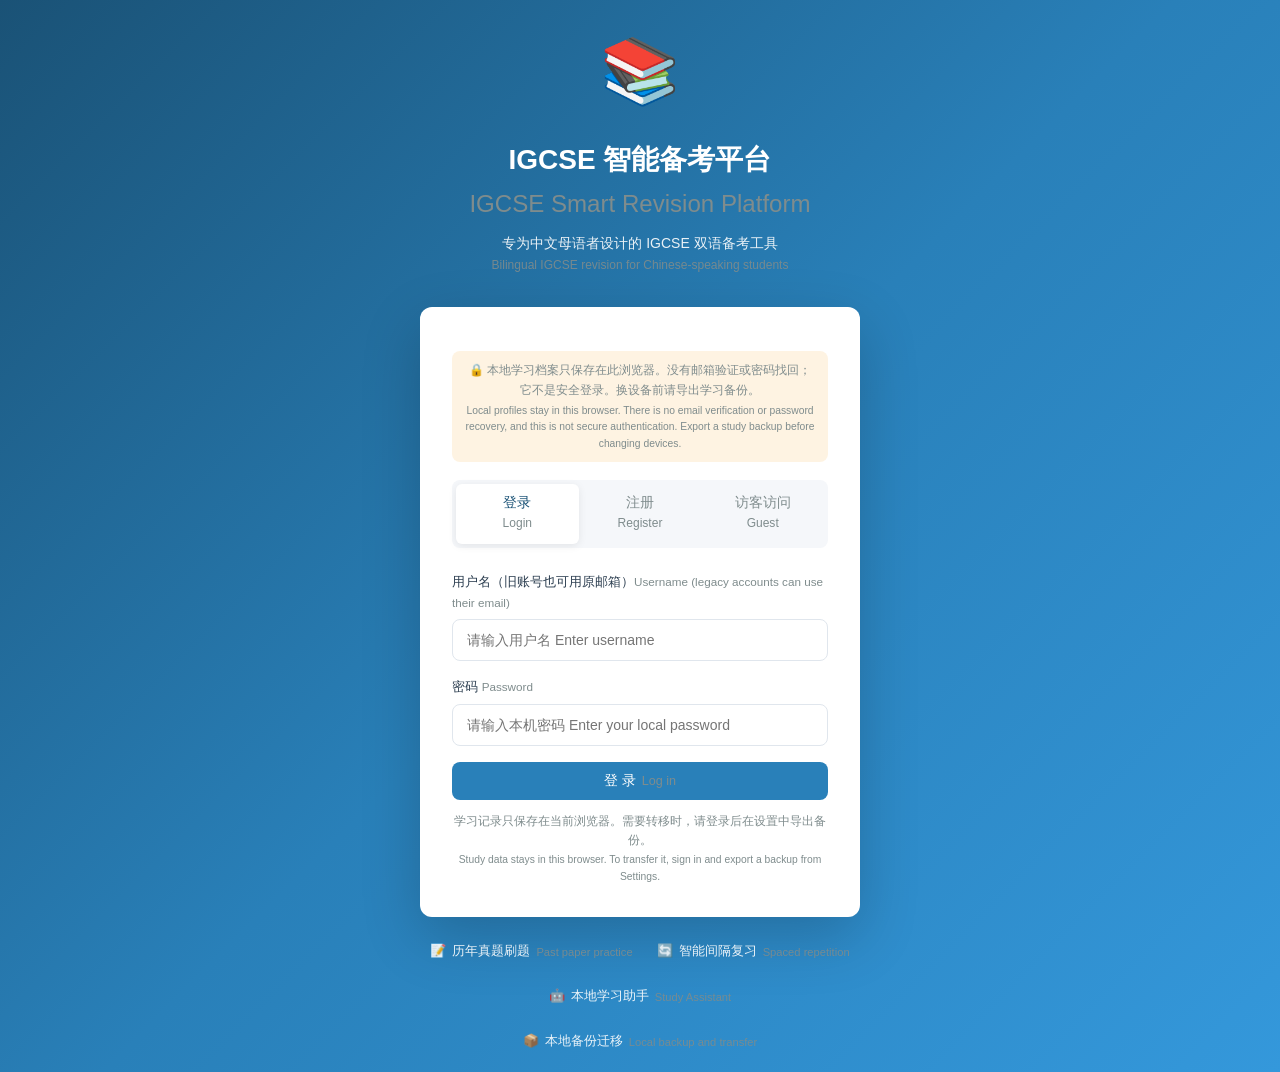
<file: index.html>
<!DOCTYPE html>
<html lang="zh-CN">
<head>
    <meta charset="UTF-8">
    <meta name="viewport" content="width=device-width, initial-scale=1.0">
    <title>IGCSE 智能备考平台 · IGCSE Smart Revision Platform</title>
    <link rel="stylesheet" href="css/style.css?v=20261003-localprofiles1">
    <link rel="icon" href="data:image/svg+xml,<svg xmlns='http://www.w3.org/2000/svg' viewBox='0 0 100 100'><text y='.9em' font-size='90'>📚</text></svg>">
</head>
<body>
    <!-- 登录页 -->
    <div id="login-page" class="login-page">
        <div class="login-container">
            <div class="login-brand">
                <div class="login-logo">📚</div>
                <h1>IGCSE 智能备考平台<span class="bi-en">IGCSE Smart Revision Platform</span></h1>
                <p class="login-subtitle">专为中文母语者设计的 IGCSE 双语备考工具<span class="bi-en">Bilingual IGCSE revision for Chinese-speaking students</span></p>
            </div>
            <div class="login-box">
                <p class="login-tip local-account-notice">🔒 本地学习档案只保存在此浏览器。没有邮箱验证或密码找回；它不是安全登录。换设备前请导出学习备份。<span class="bi-en">Local profiles stay in this browser. There is no email verification or password recovery, and this is not secure authentication. Export a study backup before changing devices.</span></p>
                <div class="login-tabs">
                    <button class="login-tab active" data-tab="login">登录<span class="bi-en">Login</span></button>
                    <button class="login-tab" data-tab="register">注册<span class="bi-en">Register</span></button>
                    <button class="login-tab" data-tab="guest">访客访问<span class="bi-en">Guest</span></button>
                </div>
                <div id="login-form" class="login-form active">
                    <div class="form-group">
                        <label>用户名（旧账号也可用原邮箱）<span class="en-inline">Username (legacy accounts can use their email)</span></label>
                        <input type="text" id="login-username" autocomplete="username" placeholder="请输入用户名 Enter username">
                    </div>
                    <div class="form-group">
                        <label>密码 <span class="en-inline">Password</span></label>
                        <input type="password" id="login-password" autocomplete="current-password" placeholder="请输入本机密码 Enter your local password">
                    </div>
                    <button class="btn btn-primary btn-block" onclick="handleLogin()">登 录 <span class="en-inline">Log in</span></button>
                    <p class="login-tip">学习记录只保存在当前浏览器。需要转移时，请登录后在设置中导出备份。<span class="bi-en">Study data stays in this browser. To transfer it, sign in and export a backup from Settings.</span></p>
                </div>
                <div id="register-form" class="login-form">
                    <div class="form-group">
                        <label>用户名 <span class="en-inline">Username</span></label>
                        <input type="text" id="reg-username" autocomplete="username" maxlength="60" placeholder="选择一个本机用户名 Choose a local username">
                    </div>
                    <div class="form-group">
                        <label>密码 <span class="en-inline">Password</span></label>
                        <input type="password" id="reg-password" autocomplete="new-password" placeholder="设置本机密码 Set a local password">
                    </div>
                    <div class="form-group">
                        <label>目标考试局 <span class="en-inline">Exam board</span></label>
                        <select id="reg-board">
                            <option value="cie">Cambridge CIE</option>
                            <option value="edexcel">Edexcel</option>
                            <option value="aqa">AQA</option>
                        </select>
                    </div>
                    <button class="btn btn-primary btn-block" onclick="handleRegister()">注 册 <span class="en-inline">Sign up</span></button>
                </div>
                <div id="guest-form" class="login-form">
                    <div class="form-group">
                        <label>访客昵称（可选）<span class="en-inline">Guest name (optional)</span></label>
                        <input type="text" id="guest-name" placeholder="输入你的昵称 Enter your name">
                    </div>
                    <button class="btn btn-outline btn-block" onclick="handleGuestLogin()">以访客身份进入 <span class="en-inline">Continue as guest</span></button>
                    <p class="login-tip">无需注册或密码即可开始。访客进度保存在此浏览器的访客档案中。<span class="bi-en">Start without an account or password. Guest progress stays in this browser's guest profile.</span></p>
                </div>
            </div>
            <div id="legacy-migration" class="login-box hidden" role="dialog" aria-modal="true" aria-labelledby="legacy-migration-title">
                <h2 id="legacy-migration-title">选择旧进度归属 Select a profile for old progress</h2>
                <p class="login-tip">旧版本没有区分本地账号。请选择接收现有学习记录的档案；其他档案会从空白进度开始。<span class="bi-en">The previous version shared study data across accounts. Choose which local profile receives it; other profiles start with fresh progress.</span></p>
                <label for="legacy-migration-profile">接收档案 Profile</label>
                <select id="legacy-migration-profile"></select>
                <div class="study-api-actions">
                    <button class="btn btn-primary" type="button" onclick="confirmLegacyMigration()">迁移并继续 Migrate and continue</button>
                    <button class="btn btn-outline" type="button" onclick="cancelLegacyMigration()">取消 Cancel</button>
                </div>
            </div>
            <div class="login-features">
                <div class="feature-item"><span>📝</span>历年真题刷题<span class="bi-en">Past paper practice</span></div>
                <div class="feature-item"><span>🔄</span>智能间隔复习<span class="bi-en">Spaced repetition</span></div>
                <div class="feature-item"><span>🤖</span>本地学习助手<span class="bi-en">Study Assistant</span></div>
                <div class="feature-item"><span>📦</span>本地备份迁移<span class="bi-en">Local backup and transfer</span></div>
            </div>
        </div>
    </div>

    <!-- 主应用 -->
    <div id="app" class="app hidden">
        <div id="storage-save-warning" class="storage-save-warning hidden" role="alert">无法保存到本机浏览器，最新进度暂存于此页面。请立即导出备份，并检查存储空间；刷新可能丢失未保存进度。<span class="bi-en">Local saving failed. Export a backup now; unsaved progress may be lost on reload.</span><button class="btn btn-outline btn-sm" onclick="exportData()">导出备份 Export backup</button></div>
        <!-- 侧边栏 -->
        <aside id="sidebar" class="sidebar">
            <div class="sidebar-header">
                <div class="sidebar-logo">📚</div>
                <div class="sidebar-title">
                    <span class="sidebar-name">IGCSE 备考<span class="nav-en">IGCSE Prep</span></span>
                    <span class="sidebar-board" id="user-board">CIE</span>
                </div>
            </div>
            <nav class="sidebar-nav">
                <span class="nav-section-label" aria-hidden="true">Study · 学习</span>
                <a class="nav-item active" data-page="dashboard">
                    <span class="nav-icon">🏠</span><span class="nav-text">首页仪表盘<span class="nav-en">Dashboard</span></span>
                </a>
                <a class="nav-item" data-page="quiz">
                    <span class="nav-icon">✏️</span><span class="nav-text">题库刷题<span class="nav-en">Practice</span></span>
                </a>
                <a class="nav-item" data-page="commands" role="button" tabindex="0"><span class="nav-icon">📝</span><span class="nav-text">考试指令词<span class="nav-en">Command Words</span></span></a>
                <a class="nav-item" data-page="aichat">
                    <span class="nav-icon">🤖</span><span class="nav-text">学习助手<span class="nav-en">Study Assistant</span></span>
                </a>

                <span class="nav-section-label" aria-hidden="true">Memory · 记忆</span>
                <a class="nav-item" data-page="review">
                    <span class="nav-icon">🔄</span><span class="nav-text">智能复习<span class="nav-en">Smart Review</span></span>
                    <span class="nav-badge" id="review-badge">0</span>
                </a>
                <a class="nav-item" data-page="typing" role="button" tabindex="0"><span class="nav-icon">⌨️</span><span class="nav-text">打字默写<span class="nav-en">Recall &amp; Type</span></span></a>
                <a class="nav-item" data-page="flashcards">
                    <span class="nav-icon">🃏</span><span class="nav-text">闪卡记忆<span class="nav-en">Flashcards</span></span>
                </a>
                <a class="nav-item" data-page="mustknow">
                    <span class="nav-icon">⭐</span><span class="nav-text">必考点<span class="nav-en">Must-Know</span></span>
                </a>
                <a class="nav-item" data-page="keyunits">
                    <span class="nav-icon">📚</span><span class="nav-text">重点单元<span class="nav-en">Key Units</span></span>
                </a>
                <a class="nav-item" data-page="wrongbook">
                    <span class="nav-icon">❌</span><span class="nav-text">错题本<span class="nav-en">Mistake Book</span></span>
                    <span class="nav-badge red" id="wrong-badge">0</span>
                </a>

                <span class="nav-section-label" aria-hidden="true">Resources · 资料</span>
                <a class="nav-item" data-page="materials">
                    <span class="nav-icon">📚</span><span class="nav-text">资料中心<span class="nav-en">Materials</span></span>
                </a>
                <a class="nav-item" data-page="pastpapers">
                    <span class="nav-icon">📋</span><span class="nav-text">历年真题<span class="nav-en">Past Papers</span></span>
                </a>

                <span class="nav-section-label" aria-hidden="true">Progress · 进度</span>
                <a class="nav-item" data-page="analytics">
                    <span class="nav-icon">📊</span><span class="nav-text">学习分析<span class="nav-en">Analytics</span></span>
                </a>
                <span class="nav-section-label" aria-hidden="true">Settings · 设置</span>
                <a class="nav-item" data-page="settings">
                    <span class="nav-icon">⚙️</span><span class="nav-text">设置<span class="nav-en">Settings</span></span>
                </a>
            </nav>
            <div class="sidebar-footer">
                <div class="user-info">
                <div class="user-avatar" id="user-avatar">S</div>
                    <div class="user-detail">
                        <span class="user-name" id="user-name">Student</span>
                        <span class="user-role" id="user-role">本机学习档案<span class="nav-en">Local profile</span></span>
                    </div>
                </div>
                <button class="logout-btn" onclick="handleLogout()">退出<span class="nav-en">Log out</span></button>
            </div>
        </aside>

        <!-- 移动端遮罩 -->
        <div id="sidebar-overlay" class="sidebar-overlay" onclick="toggleSidebar()"></div>

        <!-- 主内容区 -->
        <main class="main-content">
            <!-- 顶部栏 -->
            <header class="topbar">
                <button class="menu-toggle" onclick="toggleSidebar()">☰</button>
                <div class="topbar-left">
                    <h2 class="page-title" id="page-title">首页仪表盘</h2>
                </div>
                <div class="topbar-right">
                    <div class="countdown-widget" id="countdown-widget">
                        <span class="countdown-label">距离考试<span class="nav-en">Exam in</span></span>
                        <span class="countdown-value" id="countdown-days">--</span>
                        <span class="countdown-unit">天<span class="nav-en">days</span></span>
                    </div>
                    <button class="icon-btn" title="查看提醒状态 Reminder status" onclick="showReminderStatus()">🔔</button>
                </div>
            </header>

            <!-- 页面容器 -->
            <div class="page-container">
                <!-- 首页仪表盘 -->
                <section id="page-dashboard" class="page active">
                    <div class="stats-grid">
                        <div class="stat-card">
                            <div class="stat-icon blue">📝</div>
                            <div class="stat-info">
                                <span class="stat-value" id="stat-total-questions">0</span>
                                <span class="stat-label">累计做题<span class="bi-en">Questions done</span></span>
                            </div>
                        </div>
                        <div class="stat-card">
                            <div class="stat-icon green">✅</div>
                            <div class="stat-info">
                                <span class="stat-value" id="stat-accuracy">0%</span>
                                <span class="stat-label">正确率<span class="bi-en">Accuracy</span></span>
                            </div>
                        </div>
                        <div class="stat-card">
                            <div class="stat-icon orange">🔥</div>
                            <div class="stat-info">
                                <span class="stat-value" id="stat-streak">0</span>
                                <span class="stat-label">连续打卡<span class="bi-en">Day streak</span></span>
                            </div>
                        </div>
                        <div class="stat-card">
                            <div class="stat-icon purple">⏱️</div>
                            <div class="stat-info">
                                <span class="stat-value" id="stat-time">0h</span>
                                <span class="stat-label">学习时长<span class="bi-en">Study time</span></span>
                            </div>
                        </div>
                    </div>

                    <div class="dashboard-card revision-hub">
                        <div class="revision-hub-header">
                            <div>
                                <h3 class="card-title">🎯 今日复习中心<span class="bi-en">Today's revision focus</span></h3>
                                <p id="revision-priority-text" class="revision-priority-text">正在分析你的学习记录…<span class="bi-en">Analysing your study data…</span></p>
                            </div>
                            <button id="revision-start-btn" class="btn btn-primary" onclick="startPriorityRevision()">开始推荐复习 <span class="en-inline">Start recommended review</span></button>
                        </div>
                        <div class="revision-hub-grid">
                            <button class="revision-focus-item" onclick="navigateTo('review')">
                                <span class="revision-focus-icon">🔄</span>
                                <strong id="revision-due-count">0</strong>
                                <span>到期复习<span class="bi-en">SRS due</span></span>
                            </button>
                            <button class="revision-focus-item" onclick="navigateTo('wrongbook')">
                                <span class="revision-focus-icon">❌</span>
                                <strong id="revision-wrong-count">0</strong>
                                <span>当前错题<span class="bi-en">Mistakes</span></span>
                            </button>
                            <button class="revision-focus-item" onclick="startWeakTopicPractice()">
                                <span class="revision-focus-icon">🎯</span>
                                <strong id="revision-weak-count">0</strong>
                                <span>薄弱专题<span class="bi-en">Weak topics</span></span>
                            </button>
                        </div>
                        <div class="revision-weak-wrap">
                            <span class="revision-weak-label">优先补强 <span class="en-inline">Focus first</span></span>
                            <div id="revision-weak-topics" class="revision-weak-topics"></div>
                        </div>
                    </div>

                    <div class="dashboard-grid">
                        <div class="dashboard-card">
                            <h3 class="card-title">📅 今日学习任务<span class="bi-en">Today's tasks</span></h3>
                            <div id="today-tasks" class="task-list">
                                <div class="empty-state">暂无任务，去刷题吧！</div>
                            </div>
                        </div>
                        <div class="dashboard-card">
                            <h3 class="card-title">📈 各科正确率<span class="bi-en">Accuracy by subject</span></h3>
                            <div class="chart-container">
                                <canvas id="subject-chart"></canvas>
                            </div>
                        </div>
                    </div>

                    <div class="dashboard-grid">
                        <div class="dashboard-card">
                            <h3 class="card-title">❌ 最近错题<span class="bi-en">Recent mistakes</span></h3>
                            <div id="recent-wrong" class="recent-list">
                                <div class="empty-state">暂无错题记录</div>
                            </div>
                        </div>
                        <div class="dashboard-card">
                            <h3 class="card-title">⚡ 快速开始<span class="bi-en">Quick start</span></h3>
                            <div class="quick-actions">
                                <button class="quick-btn" onclick="navigateTo('quiz')">
                                    <span class="quick-icon">✏️</span>
                                    <span>开始刷题<span class="bi-en">Start practice</span></span>
                                </button>
                                <button class="quick-btn" onclick="navigateTo('review')">
                                    <span class="quick-icon">🔄</span>
                                    <span>智能复习<span class="bi-en">Smart review</span></span>
                                </button>
                                <button class="quick-btn" onclick="navigateTo('aichat')">
                                    <span class="quick-icon">🤖</span>
                                    <span>学习助手<span class="bi-en">Ask the Study Assistant</span></span>
                                </button>
                                <button class="quick-btn" onclick="navigateTo('pastpapers')">
                                    <span class="quick-icon">📋</span>
                                    <span>真题模考<span class="bi-en">Past papers</span></span>
                                </button>
                            </div>
                        </div>
                    </div>

                    <!-- 学科分类板块 -->
                    <div class="dashboard-card subject-section">
                        <h3 class="card-title">📖 学科分类 Subject Areas</h3>
                        <p class="section-desc">按科目快速进入学习，点击卡片查看该科目的题目、闪卡和必考点<span class="bi-en">Jump into a subject — tap a card for its questions, flashcards and must-know points.</span></p>
                        <div id="subject-cards" class="subject-cards-grid"></div>
                    </div>
                </section>
                <section id="page-materials" class="page">
                    <div class="page-header">
                        <div class="page-header-left">
                            <h3>复习资料<span class="bi-en">Revision Materials</span></h3>
                            <p class="page-desc">搜索、标记并管理本机资料；附件保存在当前浏览器，不会上传云端。<span class="bi-en">Search and manage local study materials. Attachments stay in this browser and are not uploaded.</span></p>
                        </div>
                        <div class="page-header-right">
                            <select class="filter-select" id="material-subject-filter" onchange="renderMaterials()">
                                <option value="all">全部科目 All Subjects</option>
                            </select>
                            <button class="btn btn-primary" onclick="showUploadModal()">📤 上传资料 <span class="en-inline">Upload</span></button>
                        </div>
                    </div>
                    <div class="material-tools"><label for="material-search">搜索资料 Search</label><input id="material-search" type="search" placeholder="名称、标签、文件名…" oninput="renderMaterials()"><label for="material-tag-filter">标签 Tag</label><select id="material-tag-filter" onchange="renderMaterials()"><option value="all">全部标签 All tags</option></select></div>
                    <div class="material-tabs">
                        <button class="material-tab active" data-type="all" onclick="filterMaterials('all')">全部 All</button>
                        <button class="material-tab" data-type="notes" onclick="filterMaterials('notes')">讲义笔记 Notes</button>
                        <button class="material-tab" data-type="pastpaper" onclick="filterMaterials('pastpaper')">历年真题 Past Papers</button>
                        <button class="material-tab" data-type="markscheme" onclick="filterMaterials('markscheme')">评分标准 Mark Schemes</button>
                        <button class="material-tab" data-type="summary" onclick="filterMaterials('summary')">考点总结 Summaries</button>
                    </div>
                    <div id="materials-grid" class="materials-grid"></div>
                </section>

                <!-- 题库刷题 -->
                <section id="page-quiz" class="page">
                        <div id="quiz-conflict-warning" class="focus-banner hidden" role="alert">此标签页检测到同一身份在其他页面开始了练习，为避免覆盖进度，本页已暂停。请切换到另一个标签页继续；若它已关闭，请稍后刷新本页恢复。<span class="bi-en">Another tab started practice for this identity. This page paused to protect progress. Continue in the other tab; if it was closed, refresh here after its lock expires.</span></div>
                    <div id="quiz-setup" class="quiz-setup">
                        <div id="quiz-recovery" class="dashboard-card hidden" style="margin-bottom:16px">
                            <h4>继续上次练习 Resume practice</h4>
                            <p id="quiz-recovery-summary" class="page-desc"></p>
                            <button id="quiz-resume" class="btn btn-primary" onclick="resumeQuizSession()">继续 Continue</button>
                            <button class="btn btn-outline" onclick="discardQuizDraft()">放弃草稿 Discard draft</button>
                        </div>
                        <div class="focus-banner"><strong>四科专项 · 80 道新增原创练习 Four-Subject Focus · 80 original practice items</strong><p>ICT 0417 · CS 0478 · ESL 0510 · Math 0580 Extended。附解析，用于巩固知识；不等同于完整真题或实操考试。<span class="bi-en">With explanations, for consolidating knowledge — not a substitute for complete past papers or practical exams.</span></p></div>
                        <h3>选择练习模式<span class="bi-en">Choose a practice mode</span></h3>
                        <p class="page-desc">从内置题库中选择题目开始练习<span class="bi-en">Pick questions from the built-in question bank to start practising.</span></p>
                        <div class="quiz-config">
                            <h4>练习配置<span class="bi-en">Practice settings</span></h4>
                            <div class="config-row">
                                <div class="config-item">
                                    <label for="quiz-subject">选择科目 <span class="en-inline">Subject</span></label>
                                    <select id="quiz-subject" onchange="updateQuizTopics(false)">
                                        <option value="focus">四科专项（推荐）Four-subject focus</option>
                                        <option value="all">全部科目 All subjects</option>
                                    </select>
                                </div>
                                <div class="config-item">
                                    <label for="quiz-topic">选择专题 <span class="en-inline">Topic</span></label>
                                    <select id="quiz-topic" onchange="updateQuizScopeSummary()"><option value="all">全部专题 All topics</option></select>
                                </div>
                                <div class="config-item">
                                    <label for="quiz-count">题目数量 <span class="en-inline">Number of questions</span></label>
                                    <select id="quiz-count">
                                        <option value="5">5 题 5 questions</option>
                                        <option value="10" selected>10 题 10 questions</option>
                                        <option value="20">20 题 20 questions</option>
                                        <option value="0">全部题目 All questions</option>
                                    </select>
                                </div>
                                <div class="config-item">
                                    <label for="quiz-difficulty">难度 <span class="en-inline">Difficulty</span></label>
                                    <select id="quiz-difficulty" onchange="updateQuizScopeSummary()">
                                        <option value="all">全部难度 All levels</option>
                                        <option value="easy">简单 Easy</option>
                                        <option value="medium">中等 Medium</option>
                                        <option value="hard">困难 Hard</option>
                                    </select>
                                </div>
                                <div class="config-item">
                                    <label>题目范围 <span class="en-inline">Range</span></label>
                                    <label class="checkbox-label">
                                        <input type="checkbox" id="quiz-hot-only" onchange="updateQuizScopeSummary()">
                                        <span>🔥 只练常考题 Hot Topics Only</span>
                                    </label>
                                </div>
                            </div>
                            <p id="quiz-scope-summary" class="page-desc" role="status" aria-live="polite"></p>
                            <p class="page-desc">先选择科目与专题，再点击下方练习模式。错题与弱项模式也遵守这些筛选。<span class="bi-en">Choose subject and topic first, then start a mode below. Mistakes and weak-topic modes use the same filters.</span></p>
                        </div>
                        <div class="quiz-modes">
                            <div class="mode-card" onclick="startQuiz('sequential')">
                                <div class="mode-icon">📖</div>
                                <h4>顺序刷题<span class="bi-en">Sequential</span></h4>
                                <p>按科目章节顺序逐题练习<span class="bi-en">Work through topics in syllabus order.</span></p>
                            </div>
                            <div class="mode-card" onclick="startQuiz('random')">
                                <div class="mode-icon">🎲</div>
                                <h4>随机刷题<span class="bi-en">Random</span></h4>
                                <p>从选定范围随机抽题练习<span class="bi-en">Random questions from the range you choose.</span></p>
                            </div>
                            <div class="mode-card" onclick="startQuiz('wrong')">
                                <div class="mode-icon">❌</div>
                                <h4>错题重刷<span class="bi-en">Redo mistakes</span></h4>
                                <p>只练习做错的题目，攻克薄弱点<span class="bi-en">Only the questions you got wrong.</span></p>
                            </div>
                            <div class="mode-card" onclick="startQuiz('weak')">
                                <div class="mode-icon">🎯</div>
                                <h4>薄弱点专项<span class="bi-en">Weak topics</span></h4>
                                <p>针对正确率低的知识点集中练习<span class="bi-en">Focus on your lowest-accuracy topics.</span></p>
                            </div>
                        </div>

                    </div>

                    <div id="quiz-playing" class="quiz-playing hidden">
                        <div class="quiz-header">
                            <div class="quiz-progress">
                                <span id="quiz-current">1</span> / <span id="quiz-total">10</span>
                            </div>
                            <div class="quiz-timer">
                                ⏱️ <span id="quiz-timer">00:00</span>
                            </div>
                            <button class="btn btn-outline btn-sm" onclick="exitQuiz()">暂停 <span class="en-inline">Exit</span></button>
                        </div>
                        <div class="progress-bar">
                            <div class="progress-fill" id="quiz-progress-fill"></div>
                        </div>
                        <div class="question-card" id="question-card">
                            <div class="question-meta">
                                <span class="q-badge" id="q-subject">数学</span>
                                <span class="q-badge" id="q-difficulty">中等</span>
                                <span class="q-badge" id="q-topic">代数</span>
                                <span class="q-badge hot-badge hidden" id="q-hot">🔥 常考 Hot</span>
                            </div>
                            <div class="question-text" id="question-text" data-nokw="1"></div>
                            <p id="q-source" class="page-desc"></p>
                            <div class="keywords-chips hidden" id="q-keywords" data-nokw="1"></div>
                            <div class="options-list" id="options-list" data-nokw="1"></div>
                            <div class="question-result hidden" id="question-result">
                                <div class="result-header" id="result-header"></div>
                                <div class="result-answer" id="result-answer"></div>
                                <div class="result-explanation" id="result-explanation"></div>
                            </div>
                        </div>
                        <div class="quiz-footer">
                            <button class="btn btn-outline" id="btn-prev" onclick="prevQuestion()">上一题 <span class="en-inline">Previous</span></button>
                            <button class="btn btn-primary" id="btn-submit" onclick="submitAnswer()">提交答案 <span class="en-inline">Submit</span></button>
                            <button class="btn btn-primary hidden" id="btn-next" onclick="nextQuestion()">下一题 <span class="en-inline">Next</span></button>
                        </div>
                    </div>

                    <div id="quiz-result" class="quiz-result-page hidden">
                        <div class="result-summary">
                            <div class="result-score-circle">
                                <svg viewBox="0 0 120 120">
                                    <circle cx="60" cy="60" r="54" fill="none" stroke="#e0e0e0" stroke-width="10"/>
                                    <circle cx="60" cy="60" r="54" fill="none" stroke="#2980b9" stroke-width="10"
                                            stroke-dasharray="339.292" stroke-dashoffset="339.292" id="score-circle"
                                            transform="rotate(-90 60 60)" stroke-linecap="round"/>
                                </svg>
                                <div class="score-text">
                                    <span id="result-percent">0%</span>
                                    <span id="result-grade">--</span>
                                </div>
                            </div>
                            <h3>练习完成！<span class="bi-en">Practice complete!</span></h3>
                            <div class="result-stats">
                                <div class="result-stat">
                                    <span class="rs-value" id="result-correct">0</span>
                                    <span class="rs-label">答对 Correct</span>
                                </div>
                                <div class="result-stat">
                                    <span class="rs-value" id="result-wrong">0</span>
                                    <span class="rs-label">答错 Wrong</span>
                                </div>
                                <div class="result-stat">
                                    <span class="rs-value" id="result-time">0:00</span>
                                    <span class="rs-label">用时 Time</span>
                                </div>
                            </div>
                        </div>
                        <div class="result-actions">
                            <button class="btn btn-primary" onclick="reviewWrong()">查看错题 <span class="en-inline">Review mistakes</span></button>
                            <button class="btn btn-outline" onclick="restartQuiz()">再来一组 <span class="en-inline">Another set</span></button>
                            <button class="btn btn-outline" onclick="navigateTo('dashboard')">返回首页 <span class="en-inline">Back home</span></button>
                        </div>
                    </div>
                </section>

                <!-- 历年真题 -->
                <section id="page-pastpapers" class="page">
                    <div class="page-header">
                        <div class="page-header-left">
                            <h3>历年真题 (Past Papers)</h3>
                    <p class="page-desc">覆盖题库中的八个科目。具体真题注明年份、考季与卷号；官方目录入口会带你查看 Cambridge 当前公开的真题、评分标准与样卷。部分资料仅向注册学校开放，旧卷也可能与当前考纲不同。<span class="bi-en">Official Cambridge resource pages for all eight subjects in this question bank. Individual papers show their year, session and paper code. Official index links open Cambridge’s current public selection; some materials require school access, and older papers may differ from the current syllabus.</span></p>
                        </div>
                    </div>
                    <div class="pastpaper-filters">
                        <select aria-label="科目 Subject" id="pp-subject" onchange="renderPastPapers()">
                            <option value="all">全部科目 All subjects</option>
                        </select>
                        <select aria-label="年份 Year" id="pp-year" onchange="renderPastPapers()">
                            <option value="all">全部年份 All years</option>
                            <option value="2026">2026</option><option value="2025">2025</option><option value="2024">2024</option>
                            <option value="2023">2023</option>
                            <option value="2022">2022</option>
                        </select>
                        <select aria-label="考季 Session" id="pp-season" onchange="renderPastPapers()">
                            <option value="all">全部考季 All sessions</option>
                            <option value="m">Feb/March</option>
                            <option value="s">May/June</option>
                            <option value="w">Oct/Nov</option><option value="sp">官方样卷 Specimen</option>
                        </select>
                    </div>
                    <div class="focus-banner"><strong>先按考试年份确认考纲 Check the syllabus for your exam year first</strong><p>官方页面说明公开的真题只是部分精选，且旧卷未必符合当前考纲；2026 目录为第三方整理。数学本站具体列出的真题仅含 Extended 卷。本站不将随机题包装成真题模考。<span class="bi-en">Cambridge notes that its public past-paper selection is limited and older papers may not reflect the current syllabus. The 2026 directories are third-party compilations. Listed Mathematics papers are Extended only. Random questions are never presented as past papers.</span></p><div id="syllabus-links" class="resource-actions"></div></div>
                    <div id="pastpapers-list" class="pastpapers-list"></div>
                </section>

                <!-- 智能复习 -->
                <section id="page-review" class="page">
                    <div class="page-header">
                        <div class="page-header-left">
                            <h3>智能复习 (SRS)</h3>
                            <p class="page-desc">根据作答结果安排间隔复习，掌握状态是记忆估计，并非考试成绩预测<span class="bi-en">Answer-based spaced repetition; memory states estimate retention, not exam grades.</span></p>
                        </div>
                    </div>
                    <div class="review-overview">
                        <div class="review-stat">
                            <span class="rs-num" id="review-due-today">0</span>
                            <span class="rs-label">今日与逾期待复习 Due today / overdue</span>
                        </div>
                        <div class="review-stat">
                            <span class="rs-num" id="review-due-tomorrow">0</span>
                            <span class="rs-label">明天 Tomorrow</span>
                        </div>
                        <div class="review-stat">
                            <span class="rs-num" id="review-next-seven">0</span>
                            <span class="rs-label">未来 7 天（含明天）Next 7 days</span>
                        </div>
                        <div class="review-stat">
                            <span class="rs-num" id="review-mastered">0</span>
                            <span class="rs-label">已掌握 Mastered</span>
                        </div>
                        <div class="review-stat">
                            <span class="rs-num" id="review-learning">0</span>
                            <span class="rs-label">学习中 Learning</span>
                        </div>
                    </div>
                    <div class="review-card">
                        <h4>📌 今日复习任务<span class="bi-en">Today's review tasks</span></h4>
                        <div id="review-tasks" class="review-tasks">
                            <div class="empty-state">今日没有需要复习的内容，去学习新知识吧！<span class="bi-en">Nothing due today — go and learn something new!</span></div>
                        </div>
                        <button class="btn btn-primary" id="start-review-btn" onclick="startReviewSession()">开始今日复习 <span class="en-inline">Start review</span></button>
                    </div>
                    <div class="review-card">
                        <h4>📊 记忆状态分布<span class="bi-en">Memory status</span></h4>
                        <div class="memory-bars" id="memory-bars"></div>
                    </div>
                </section>

                <!-- 闪卡 -->
                <section id="page-flashcards" class="page">
                    <div class="page-header">
                        <div class="page-header-left">
                            <h3>闪卡记忆 (Flashcards)</h3>
                            <p class="page-desc">概念-定义卡片，高效记忆核心知识点<span class="bi-en">Concept–definition cards for memorising the essentials fast.</span></p>
                        </div>
                        <button class="btn btn-primary" onclick="showAddCardModal()">+ 新建闪卡 <span class="en-inline">New card</span></button>
                    </div>
                    <div class="flashcard-decks" id="flashcard-decks"></div>
                    <div id="flashcard-study" class="flashcard-study hidden">
                        <div class="flashcard-container">
                            <div class="flashcard" id="flashcard" onclick="flipCard()">
                                <div class="flashcard-front" id="card-front" data-nokw="1"></div>
                                <div class="flashcard-back" id="card-back"></div>
                            </div>
                            <div class="flashcard-progress">
                                <span id="card-current">1</span> / <span id="card-total">10</span>
                            </div>
                            <div class="flashcard-actions">
                                <button class="btn btn-danger" onclick="rateCard('again')">没记住 <span class="en-inline">Again</span></button>
                                <button class="btn btn-warning" onclick="rateCard('hard')">模糊 <span class="en-inline">Hard</span></button>
                                <button class="btn btn-success" onclick="rateCard('good')">记住了 <span class="en-inline">Good</span></button>
                                <button class="btn btn-outline" onclick="exitFlashcard()">退出 <span class="en-inline">Exit</span></button>
                            </div>
                            <p class="flashcard-hint">💡 点击卡片翻转查看答案<span class="bi-en">Tap the card to flip it and see the answer.</span></p>
                        </div>
                    </div>
                </section>

                <!-- 错题本 -->
                <section id="page-wrongbook" class="page">
                    <div class="page-header">
                        <div class="page-header-left">
                            <h3>错题本<span class="bi-en">Mistake Book</span></h3>
                            <p class="page-desc">自动收集做错的题目，支持分类和重练<span class="bi-en">Every question you get wrong is collected here, ready to sort and redo.</span></p>
                        </div>
                        <div class="page-header-right">
                            <select class="filter-select" id="wrong-filter" onchange="renderWrongBook()">
                                <option value="all">全部科目 All Subjects</option>
                            </select>
                            <select class="filter-select" id="wrong-status-filter" aria-label="错题状态 Mistake status" onchange="renderWrongBook()">
                                <option value="active">待巩固 Learning</option>
                                <option value="resolved">已解决 Resolved</option>
                                <option value="all">全部历史 All history</option>
                            </select>
                            <button class="btn btn-primary" onclick="startWrongQuiz()">🔄 错题重练 <span class="en-inline">Redo</span></button>
                        </div>
                    </div>
                    <div class="wrong-stats">
                        <div class="wrong-stat-item">
                            <span class="ws-num" id="wrong-total">0</span>
                            <span class="ws-label">待巩固 Active</span>
                        </div>
                        <div class="wrong-stat-item">
                            <span class="ws-num" id="wrong-concept">0</span>
                            <span class="ws-label">概念不清 Unclear concept</span>
                        </div>
                        <div class="wrong-stat-item">
                            <span class="ws-num" id="wrong-careless">0</span>
                            <span class="ws-label">粗心失误 Careless slip</span>
                        </div>
                        <div class="wrong-stat-item">
                            <span class="ws-num" id="wrong-unknown">0</span>
                            <span class="ws-label">待分类 / 旧记录 Unclassified / legacy</span>
                        </div>
                    </div>
                    <div id="wrong-list" class="wrong-list"></div>
                </section>

                <!-- 学习助手 -->
                <section id="page-aichat" class="page">
                    <div class="chat-container">
                        <div class="chat-header">
                            <div class="chat-ai-info">
                                <div class="chat-avatar">🤖</div>
                                <div>
                                    <h4>IGCSE 本地学习助手<span class="bi-en">IGCSE Study Assistant</span></h4>
                                    <span class="chat-status">默认使用本地知识库，不读取上传文件；可选连接自带 API<span class="bi-en">Uses a local knowledge base by default, without reading uploaded files; optionally connect your own API</span></span>
                                </div>
                            </div>
                        </div>
                        <div class="study-api-settings">
                            <button class="btn btn-outline btn-sm" type="button" onclick="toggleStudyAssistantApiPanel()">可选：连接自带 API <span class="en-inline">Optional: connect your API</span></button>
                            <div id="study-api-panel" class="study-api-panel hidden">
                                <p>完全可选。默认本地学习助手无需 API。启用后，问题会从你的浏览器直接发送到兼容 endpoint；服务商可能收费并按其隐私规则处理内容，服务还需允许浏览器跨域连接（CORS）。本站不会收到或保存密钥；密钥只保存在此页面内存，离开、刷新或关闭页面即清除。<span class="bi-en">Optional. The local assistant needs no API. Prompts go directly from your browser to a compatible endpoint. The provider may charge you and process prompts under its privacy terms; its service must permit browser access (CORS). This site never receives or saves the key; it stays in page memory and clears when you leave, reload or close the page.</span></p>
                                <label for="study-api-endpoint">完整 Chat Completions endpoint</label>
                                <input id="study-api-endpoint" type="url" autocomplete="url" placeholder="https://provider.example/v1/chat/completions">
                                <label for="study-api-model">Model</label>
                                <input id="study-api-model" type="text" autocomplete="off" maxlength="200" placeholder="provider model name">
                                <label for="study-api-key">API key（不会保存）</label>
                                <input id="study-api-key" type="password" autocomplete="new-password" maxlength="500" placeholder="Paste your own key for this page session">
                                <div class="study-api-actions">
                                    <button type="button" class="btn btn-primary btn-sm" onclick="connectStudyAssistantApi()">本次会话启用 Use for this session</button>
                                    <button type="button" class="btn btn-outline btn-sm" onclick="clearStudyAssistantApi()">断开并清除 Clear</button>
                                </div>
                                <p id="study-api-status" role="status" aria-live="polite">尚未连接；核心学习功能照常使用。No API connected; core study features work as usual.</p>
                            </div>
                        </div>
                        <div class="chat-messages" id="chat-messages">
                            <div class="message ai-message">
                                <div class="msg-avatar">🤖</div>
                                <div class="msg-content">
                                    <p>你好！我是你的 IGCSE 本地学习助手 📚<span class="bi-en">Hello! I'm your IGCSE Study Assistant.</span></p>
                                    <p>我可以帮你：<span class="bi-en">I can help you:</span></p>
                                    <ul>
                                        <li>解答科目知识点疑问<span class="bi-en">Explain subject knowledge</span></li>
                                        <li>讲解题目解题思路<span class="bi-en">Walk through solutions</span></li>
                                        <li>查询内置知识点<span class="bi-en">Look up built-in knowledge</span></li>
                                        <li>查看已有考点总结<span class="bi-en">Read existing revision summaries</span></li>
                                    </ul>
                                    <p>有什么问题尽管问我吧！<span class="bi-en">Try a suggested topic.</span></p>
                                </div>
                            </div>
                        </div>
                        <div class="chat-suggestions" id="chat-suggestions">
                            <button class="suggestion-chip" onclick="sendSuggestion('解释一下被动语态')">被动语态 Passive</button>
                            <button class="suggestion-chip" onclick="sendSuggestion('条件句有哪些类型')">条件句 Conditionals</button>
                            <button class="suggestion-chip" onclick="sendSuggestion('什么是网络拓扑')">网络拓扑 Topology</button>
                            <button class="suggestion-chip" onclick="sendSuggestion('二进制怎么转十进制')">二进制转换 Binary</button>
                            <button class="suggestion-chip" onclick="sendSuggestion('常见排序算法有哪些')">排序算法 Sorting</button>
                            <button class="suggestion-chip" onclick="sendSuggestion('解释一下牛顿第二定律')">牛顿第二定律 F=ma</button>
                        </div>
                        <div class="chat-input-area">
                            <textarea id="chat-input" placeholder="输入你的问题… Ask your question…" rows="1" onkeydown="handleChatKeydown(event)"></textarea>
                            <button class="btn btn-primary chat-send" id="chat-send-button" onclick="sendChatMessage()">发送 <span class="en-inline">Send</span></button>
                        </div>
                    </div>
                </section>

                <!-- 学习分析 -->
                <section id="page-analytics" class="page">
                    <div class="page-header">
                        <div class="page-header-left">
                            <h3>学习分析<span class="bi-en">Learning Analytics</span></h3>
                            <p class="page-desc">全面了解你的学习状况和薄弱环节<span class="bi-en">A full picture of your progress and weak spots.</span></p>
                        </div>
                    </div>
                    <div class="analytics-grid">
                        <div class="analytics-card">
                            <h4>📈 每日做题趋势<span class="bi-en">Daily questions</span></h4>
                            <div class="chart-container"><canvas id="trend-chart"></canvas></div>
                        </div>
                        <div class="analytics-card">
                            <h4>🎯 各科掌握度<span class="bi-en">Mastery by subject</span></h4>
                            <div class="chart-container"><canvas id="radar-chart"></canvas></div>
                        </div>
                    </div>
                    <div class="analytics-grid">
                        <div class="analytics-card">
                            <h4>📊 难度正确率<span class="bi-en">Accuracy by difficulty</span></h4>
                            <div class="chart-container"><canvas id="difficulty-chart"></canvas></div>
                        </div>
                        <div class="analytics-card">
                            <h4>⚠️ 薄弱知识点<span class="bi-en">Weak topics</span></h4>
                            <div id="weak-topics" class="weak-topics">
                                <div class="empty-state">数据不足，多做一些题再来看看<span class="bi-en">Not enough data yet — practise a little more.</span></div>
                            </div>
                        </div>
                    </div>
                </section>

                <section id="page-commands" class="page">
                    <div class="page-header"><div><h3>读懂要求，再作答 · Command Words</h3><p class="page-desc">先看指令词，再圈出情境、对象与限制。中文帮助理解，英文保留考试用语。<span class="bi-en">Read the instruction, context and constraints before answering.</span></p></div></div>
                    <p class="page-desc">说明参考 Cambridge 官方指令词与 Math 0580 考纲；本站例题和英文表达均为原创教学示例，不是官方真题或评分标准。具体要求随科目、题目与分值而变。<span class="bi-en">Original teaching examples, not official papers or mark schemes. Apply each command in its subject and question context.</span></p>
                    <div class="command-controls"><label for="command-search">搜索英文／中文指令词 Search<input id="command-search" type="search" class="setting-input" placeholder="explain / 解释" oninput="renderCommandWords()"></label><button class="btn btn-primary" onclick="startCommandPractice()">答法辨析 Practice</button><button id="command-review-start" class="btn btn-outline" onclick="startCommandPractice(true)">重练待巩固 Review</button></div>
                    <p id="command-progress" class="page-desc" role="status" aria-live="polite"></p>
                    <div id="command-training" class="dashboard-card hidden">
                        <h4 id="command-training-title"></h4><p id="command-question" data-nokw="1"></p><div id="command-options" data-nokw="1"></div><p id="command-feedback" role="status" aria-live="polite"></p><button id="command-next" class="btn btn-primary" onclick="nextCommandPractice()" disabled>下一题 Next</button>
                    </div>
                    <div id="command-list" class="command-list"></div>
                </section>

                <!-- 设置 -->
                <section id="page-settings" class="page">
                    <div class="page-header">
                        <div class="page-header-left">
                            <h3>设置<span class="bi-en">Settings</span></h3>
                            <p class="page-desc">个性化你的备考空间<span class="bi-en">Personalise your revision space.</span></p>
                        </div>
                    </div>
                    <div class="settings-section">
                        <h4>🏫 站点设置<span class="bi-en">Site</span></h4>
                        <div class="setting-item">
                            <div class="setting-info">
                                <span class="setting-label">站点名称<span class="bi-en">Site name</span></span>
                                <span class="setting-desc">显示在浏览器标题和首页<span class="bi-en">Shown in the browser title and on the home page.</span></span>
                            </div>
                            <input type="text" id="setting-sitename" value="我的IGCSE备考空间" class="setting-input">
                        </div>
                        <div class="setting-item">
                            <div class="setting-info">
                                <span class="setting-label">目标考试局<span class="bi-en">Exam board</span></span>
                                <span class="setting-desc">默认加载对应考纲结构<span class="bi-en">Loads the matching syllabus structure by default.</span></span>
                            </div>
                            <select id="setting-board" class="setting-input">
                                <option value="cie">Cambridge CIE</option>
                                <option value="edexcel">Edexcel</option>
                                <option value="aqa">AQA</option>
                            </select>
                        </div>
                        <div class="setting-item">
                            <div class="setting-info">
                                <span class="setting-label">考试日期<span class="bi-en">Exam date</span></span>
                                <span class="setting-desc">用于首页倒计时提醒<span class="bi-en">Used for the countdown on the home page.</span></span>
                            </div>
                            <input type="date" id="setting-exam-date" class="setting-input" value="2027-05-15">
                        </div>
                        <div class="setting-item">
                            <div class="setting-info">
                                <span class="setting-label">深色模式<span class="bi-en">Dark mode</span></span>
                                <span class="setting-desc">夜间刷题保护眼睛<span class="bi-en">Easier on the eyes when revising at night.</span></span>
                            </div>
                            <label class="switch">
                                <input type="checkbox" id="setting-darkmode" onchange="toggleDarkMode()">
                                <span class="slider"></span>
                            </label>
                        </div>
                    </div>
                    <div class="settings-section">
                        <h4>🔔 提醒设置<span class="bi-en">Reminders</span></h4>
                        <div class="setting-item">
                            <div class="setting-info">
                                <span class="setting-label">每日复习提醒<span class="bi-en">Daily reminder</span></span>
                                <span class="setting-desc">网站保持打开时，在每天固定时间提醒复习<span class="bi-en">Reminds you at a set time while this site is open.</span></span>
                            </div>
                            <label class="switch">
                                <input type="checkbox" id="setting-reminder" checked>
                                <span class="slider"></span>
                            </label>
                        </div>
                        <div class="setting-item">
                            <div class="setting-info">
                                <span class="setting-label">提醒时间<span class="bi-en">Reminder time</span></span>
                                <span class="setting-desc">仅在网页打开时触发，不是系统后台通知<span class="bi-en">Works only while the page is open; this is not a background system notification.</span></span>
                            </div>
                            <input type="time" id="setting-remind-time" value="20:00" class="setting-input">
                        </div>
                    </div>
                    <div class="settings-section">
                        <h4>💾 数据管理<span class="bi-en">Data</span></h4>
                        <p class="page-desc">登录与注册只用于切换此浏览器里的本地学习档案；密码不提供安全保护，也无法找回。换设备前导出备份，在新设备创建或进入档案后再导入。<span class="bi-en">Sign-in and registration only switch local profiles in this browser. Passwords do not secure or recover your data. Before changing devices, export a backup, then create or enter a profile on the new device and import it.</span></p>
                        <div class="setting-item">
                            <div class="setting-info">
                                <span class="setting-label">导出学习数据<span class="bi-en">Export study data</span></span>
                                <span class="setting-desc">导出当前本地档案的练习、错题、SRS、闪卡、资料索引、默写与指令词进度；不含账号密码或 API 凭据。资料文件本体不包含在内。<span class="bi-en">Includes this local profile’s practice, mistakes, SRS, flashcards, materials, recall and command-word progress. No account passwords or API credentials.</span></span>
                            </div>
                            <button class="btn btn-outline btn-sm" onclick="exportData()">导出 <span class="en-inline">Export</span></button>
                        </div>
                        <div class="setting-item">
                            <div class="setting-info">
                                <span class="setting-label">完整本地备份<span class="bi-en">Complete local backup</span></span>
                                <span class="setting-desc">导出一个 ZIP，包含学习数据、资料索引与当前浏览器中已保存的资料附件；不含账号和 API 密钥。最大 100 MB。<span class="bi-en">Export one ZIP with study data, material metadata and saved attachments from this browser. No accounts or API keys. Maximum 100 MB.</span></span>
                            </div>
                            <button id="full-backup-export" class="btn btn-outline btn-sm" onclick="exportFullBackup()">完整备份 ZIP <span class="en-inline">Full backup</span></button>
                        </div>
                        <div class="backup-import">
                            <label for="backup-file" class="setting-label">导入本机备份 Import a local backup</label>
                            <p class="page-desc">选择 JSON 学习数据备份或完整 ZIP 备份，先预览再合并。完整 ZIP 会恢复本机附件；备份只合并到当前本地档案；账号密码不会导入，也不会覆盖本机同 ID 文件。附件最多 90 MB，完整备份最多 100 MB。<span class="bi-en">Preview and merge a JSON study backup or full ZIP backup. ZIP restores local attachments. The backup merges into the current local profile; account passwords are not imported, and same-ID local files are not overwritten. Attachments: 90 MB max; archive: 100 MB max.</span></p>
                            <input type="file" id="backup-file" accept=".json,.zip,application/json,application/zip" onchange="previewBackupImport(this.files[0])">
                            <p id="backup-preview" class="page-desc" role="status" aria-live="polite"></p>
                            <button id="backup-confirm" class="btn btn-outline btn-sm" onclick="confirmBackupImport()" disabled>合并导入 Merge backup</button>
                        </div>
                        <div class="setting-item">
                            <div class="setting-info">
                                <span class="setting-label">重置学习记录<span class="bi-en">Reset progress</span></span>
                                <span class="setting-desc">清除做题记录和错题，保留资料<span class="bi-en">Clears your records and mistakes, keeps your materials.</span></span>
                            </div>
                            <button class="btn btn-danger btn-sm" onclick="resetProgress()">重置 <span class="en-inline">Reset</span></button>
                        </div>
                    </div>
                    <div class="settings-section">
                        <h4>🔑 考点关键词释义<span class="bi-en">Keyword tooltips</span></h4>
                        <div class="setting-item">
                            <div class="setting-info">
                                <span class="setting-label">高亮考点关键词<span class="bi-en">Highlight exam keywords</span></span>
                                <span class="setting-desc">带橙色虚线下划线的词为考试重点词，鼠标悬浮即可查看释义<span class="bi-en">Words marked with an orange dotted underline are key exam terms — hover to see the meaning.</span></span>
                            </div>
                            <label class="switch">
                                <input type="checkbox" id="setting-keywords" checked onchange="toggleKeywordMarks()">
                                <span class="slider"></span>
                            </label>
                        </div>
                    </div>
                    <button class="btn btn-primary" onclick="saveSettings()">💾 保存设置 <span class="en-inline">Save settings</span></button>
                </section>

                <!-- 必考点 -->
                <section id="page-mustknow" class="page">
                    <div class="page-header">
                        <div class="page-header-left">
                            <h3>⭐ 必考点 Must-Know Points</h3>
                            <p class="page-desc">历年高频考点汇总，中英双语标注，考前必背<span class="bi-en">High-frequency points from past papers, presented bilingually — memorise these before the exam.</span></p>
                        </div>
                        <div class="page-header-right">
                            <select class="filter-select" id="mustknow-subject" onchange="renderMustKnow()">
                                <option value="all">全部科目 All Subjects</option>
                            </select>
                        </div>
                    </div>
                    <div class="mustknow-stats">
                        <div class="mk-stat"><span class="mk-stat-value" id="mk-total">0</span><span class="mk-stat-label">必考点总数 Total</span></div>
                        <div class="mk-stat"><span class="mk-stat-value" id="mk-hot">0</span><span class="mk-stat-label">每年必考 Annual</span></div>
                        <div class="mk-stat"><span class="mk-stat-value" id="mk-subjects">0</span><span class="mk-stat-label">覆盖科目 Subjects</span></div>
                    </div>
                    <div id="mustknow-list" class="mustknow-list"></div>
                </section>


                <section id="page-typing" class="page">
                    <div class="page-header"><div><h3>⌨️ 打字默写 · Recall &amp; Type</h3><p class="page-desc">先回忆，再输入。中英双解词库，覆盖 ESL 词汇与 ICT、CS、数学术语。<span class="bi-en">Recall first, then type. Bilingual definitions covering ESL vocabulary plus ICT, CS and Maths terms.</span></p></div></div>
                    <div id="typing-stats" class="typing-stats" aria-live="polite"></div>
                    <div class="typing-controls">
                        <label>词库 Word bank<select id="typing-subject" onchange="renderTypingSetup()"><option value="all">全部词库 All subjects</option><option value="ICT">ICT 0417</option><option value="计算机科学">CS 0478</option><option value="英语" selected>ESL 0510</option><option value="数学">Math 0580</option><option value="物理">Physics 0625</option><option value="化学">Chemistry 0620</option><option value="生物">Biology 0610</option><option value="经济">Economics 0455</option></select></label>
                        <label>练习方式 Mode<select id="typing-mode"><option value="meaning">看释义默写 From meaning</option><option value="audio">听音默写 From audio</option></select></label>
                        <label>本轮词数 Words<select id="typing-count"><option value="10">10 个 10</option><option value="20">20 个 20</option><option value="0">全部 All</option></select></label>
                        <button class="btn btn-primary" onclick="startTyping('all')">开始默写 <span class="en-inline">Start</span></button>
                        <button class="btn btn-outline" id="typing-wrong-start" onclick="startTyping('wrong')">错词重练 <span class="en-inline">Redo wrong</span></button>
                    </div>
                    <p class="page-desc">进度只保存在本浏览器，并按登录账号区分。听音使用设备合成语音；不可用时请切换释义模式。<span class="bi-en">Progress is stored only in this browser, per account. Audio mode uses device speech synthesis; switch to meaning mode if it is unavailable.</span></p>
                    <p id="typing-storage-warning" role="status" class="hidden">浏览器无法保存进度，本次仍可练习；关闭页面后可能丢失记录。<span class="bi-en">This browser cannot save progress — you can still practise, but records may be lost when the page closes.</span></p>
                    <div id="typing-empty" class="focus-banner">选好词库后开始。按 Enter 检查答案，再按 Enter 进入下一词；支持常见英美拼写。<span class="bi-en">Pick a word bank and start. Press Enter to check, then Enter again for the next word; common British and American spellings are accepted.</span></div>
                    <div id="typing-session" class="typing-card hidden">
                        <div class="typing-card-top"><span id="typing-progress"></span><span id="typing-category"></span><button class="btn btn-outline btn-sm" onclick="stopTyping()">结束本轮 <span class="en-inline">Finish</span></button></div>
                        <div class="progress-bar"><div id="typing-progress-fill" class="progress-fill"></div></div>
                        <h4 id="typing-prompt" data-nokw="1"></h4>
                        <div class="typing-tools"><button class="btn btn-outline btn-sm" id="typing-listen" onclick="speakTypingWord()">🔊 听发音 <span class="en-inline">Listen</span></button><button class="btn btn-outline btn-sm" id="typing-hint" onclick="hintTyping()">首字母提示 <span class="en-inline">First letters</span></button><button class="btn btn-outline btn-sm" id="typing-reveal" onclick="checkTyping(true)">查看答案 <span class="en-inline">Reveal</span></button></div>
                        <p id="typing-hint-text" data-nokw="1" aria-live="polite"></p>
                        <form id="typing-form"><label for="typing-input">输入英文单词或术语 Type the English word or term</label><input id="typing-input" type="text" autocomplete="off" autocorrect="off" autocapitalize="off" spellcheck="false" placeholder="Type your answer…" aria-describedby="typing-feedback"><button id="typing-check" class="btn btn-primary" type="submit">检查答案 <span class="en-inline">Check</span></button><button id="typing-next" class="btn btn-primary hidden" type="button" onclick="nextTyping()">下一词 → <span class="en-inline">Next</span></button></form>
                        <div id="typing-feedback" class="typing-feedback" role="status" aria-live="polite"></div>
                    </div>
                    <div id="typing-result" class="typing-card hidden" aria-live="polite"></div>
                    <div class="typing-review"><h4>待巩固词汇<span class="bi-en">Words to consolidate</span></h4><p class="page-desc">错词、看过答案或使用过提示的词会留在这里，直到独立默写正确。<span class="bi-en">Words you got wrong, revealed or hinted stay here until you recall them unaided.</span></p><div id="typing-wrong-list"></div></div>
                </section>

                <!-- 重点复习单元 -->
                <section id="page-keyunits" class="page">
                    <div class="page-header">
                        <div class="page-header-left">
                            <h3>📚 重点复习单元 Key Units</h3>
                            <p class="page-desc">四科专项路线、复习要点与实操任务。复习优先级不代表命题预测或固定分值占比。<span class="bi-en">Focused routes, revision points and hands-on tasks. Revision priority is not a prediction of questions or a fixed mark weighting.</span></p>
                        </div>
                        <div class="page-header-right">
                            <select class="filter-select" id="keyunits-subject" onchange="renderKeyUnits()">
                                <option value="all">全部科目 All Subjects</option>
                            </select>
                        </div>
                    </div>
                    <div id="keyunits-list" class="keyunits-list"></div>
                </section>
            </div>
        </main>
    </div>

    <!-- 上传资料弹窗 -->
    <div id="upload-modal" class="modal hidden">
        <div class="modal-content">
            <div class="modal-header">
                <h3>上传复习资料<span class="bi-en">Upload material</span></h3>
                <button class="modal-close" onclick="closeModal('upload-modal')">×</button>
            </div>
            <div class="modal-body">
                <div class="upload-area" id="upload-area" onclick="document.getElementById('file-input').click()">
                    <div class="upload-icon">📤</div>
                    <p>点击或拖拽文件到此处上传<span class="bi-en">Click or drag files here to upload</span></p>
                    <p class="upload-hint">支持 PDF、Word、TXT、图片（JPG/PNG）<span class="bi-en">PDF, Word, TXT and images (JPG/PNG)</span></p>
                    <p class="upload-hint" id="upload-file-status">尚未选择文件<span class="bi-en">No file selected</span></p>
                    <p class="upload-hint">当前版本仅保存文件信息到本机浏览器，文件本体不会上传云端。<span class="bi-en">This version stores file metadata locally; the actual file is not uploaded to the cloud.</span></p>
                    <input type="file" id="file-input" hidden accept=".pdf,.doc,.docx,.txt,.jpg,.jpeg,.png">
                </div>
                <div class="form-group">
                    <label>资料名称 <span class="en-inline">Name</span></label>
                    <input type="text" id="upload-name" placeholder="给资料起个名字 Give it a name">
                </div>
                <div class="form-row">
                    <div class="form-group">
                        <label>所属科目 <span class="en-inline">Subject</span></label>
                        <select id="upload-subject"></select>
                    </div>
                    <div class="form-group">
                        <label>资料类型 <span class="en-inline">Type</span></label>
                        <select id="upload-type">
                            <option value="notes">讲义笔记 Notes</option>
                            <option value="pastpaper">历年真题 Past paper</option>
                            <option value="markscheme">评分标准 Mark scheme</option>
                            <option value="summary">考点总结 Summary</option>
                            <option value="other">其他 Other</option>
                        </select>
                    </div>
                </div>
                <div class="form-group">
                    <label>标签（逗号分隔）<span class="en-inline">Tags (comma separated)</span></label>
                    <input type="text" id="upload-tags" placeholder="如：重点, 第三章, 力学 e.g. key, chapter 3, mechanics">
                </div>
            </div>
            <div class="modal-footer">
                <button class="btn btn-outline" onclick="closeModal('upload-modal')">取消 <span class="en-inline">Cancel</span></button>
                <button class="btn btn-primary" onclick="confirmUpload()">确认上传 <span class="en-inline">Upload</span></button>
            </div>
        </div>
    </div>

    <!-- 资料详情弹窗 -->
    <div id="material-modal" class="modal hidden">
        <div class="modal-content" style="max-width:700px;">
            <div class="modal-header">
                <h3 id="material-modal-title">资料详情 Material detail</h3>
                <button class="modal-close" onclick="closeModal('material-modal')">×</button>
            </div>
            <div class="modal-body">
                <div id="material-modal-meta" style="display:flex;flex-wrap:wrap;gap:6px;margin-bottom:16px;"></div>
                <div id="material-modal-content" style="max-height:60vh;overflow-y:auto;"></div>
            </div>
            <div class="modal-footer">
                <button class="btn btn-outline" onclick="closeModal('material-modal')">关闭 <span class="en-inline">Close</span></button>
            </div>
        </div>
    </div>

    <!-- 新建闪卡弹窗 -->
    <div id="addcard-modal" class="modal hidden">
        <div class="modal-content">
            <div class="modal-header">
                <h3>新建闪卡<span class="bi-en">New flashcard</span></h3>
                <button class="modal-close" onclick="closeModal('addcard-modal')">×</button>
            </div>
            <div class="modal-body">
                <div class="form-group">
                    <label>科目 <span class="en-inline">Subject</span></label>
                    <select id="card-subject"></select>
                </div>
                <div class="form-group">
                    <label>正面（问题/概念）<span class="en-inline">Front (question / concept)</span></label>
                    <textarea id="card-front-input" rows="2" placeholder="如：什么是牛顿第二定律？ e.g. What is Newton's second law?"></textarea>
                </div>
                <div class="form-group">
                    <label>背面（答案/解释）<span class="en-inline">Back (answer / explanation)</span></label>
                    <textarea id="card-back-input" rows="3" placeholder="如：F=ma，物体加速度与所受合力成正比…"></textarea>
                </div>
            </div>
            <div class="modal-footer">
                <button class="btn btn-outline" onclick="closeModal('addcard-modal')">取消 <span class="en-inline">Cancel</span></button>
                <button class="btn btn-primary" onclick="saveFlashcard()">保存闪卡 <span class="en-inline">Save</span></button>
            </div>
        </div>
    </div>

    <!-- Toast 提示 -->
    <div id="toast" class="toast hidden"></div>

    <script src="js/data-q1.js?v=20261003-mathesl4"></script>
    <script src="js/data-q2.js?v=20261003-mathesl4"></script>
    <script src="js/data-flashcards.js?v=20261001-optbi1"></script>
    <script src="js/data-mustknow.js?v=20261001-optbi1"></script>
    <script src="js/data-keyunits.js?v=20261001-optbi1"></script>
    <script src="js/data-other.js?v=20261001-optbi1"></script>
    <script src="js/data-learning-guides.js?v=20261006-q3"></script>
    <script src="js/data-focus.js?v=20261003-sources1"></script>
    <script src="js/data-resources.js?v=20261003-sources1"></script>
    <script src="js/data-q3.js?v=20261006-q3"></script>
    <script src="js/data.js?v=20261006-q3"></script>
    <script src="js/glossary.js?v=20261003-context1"></script>
    <script src="js/data-options-i18n.js?v=20261001-optbi1"></script>
    <script src="js/data-exam-skills.js?v=20261003-mathesl4"></script>
    <script src="js/app.js?v=20261006-q3"></script>
    <script src="js/study-assistant-api.js?v=20261003-byo1"></script>
    <script src="js/quiz-recovery.js?v=20261003-localprofiles1"></script>
    <script src="js/exam-skills.js?v=20261001-exam1"></script>
    <script src="js/backup.js?v=20261003-fullbackup1"></script>
    <script src="js/typing.js?v=20261003-localprofiles1"></script>
</body>
</html>
</file>
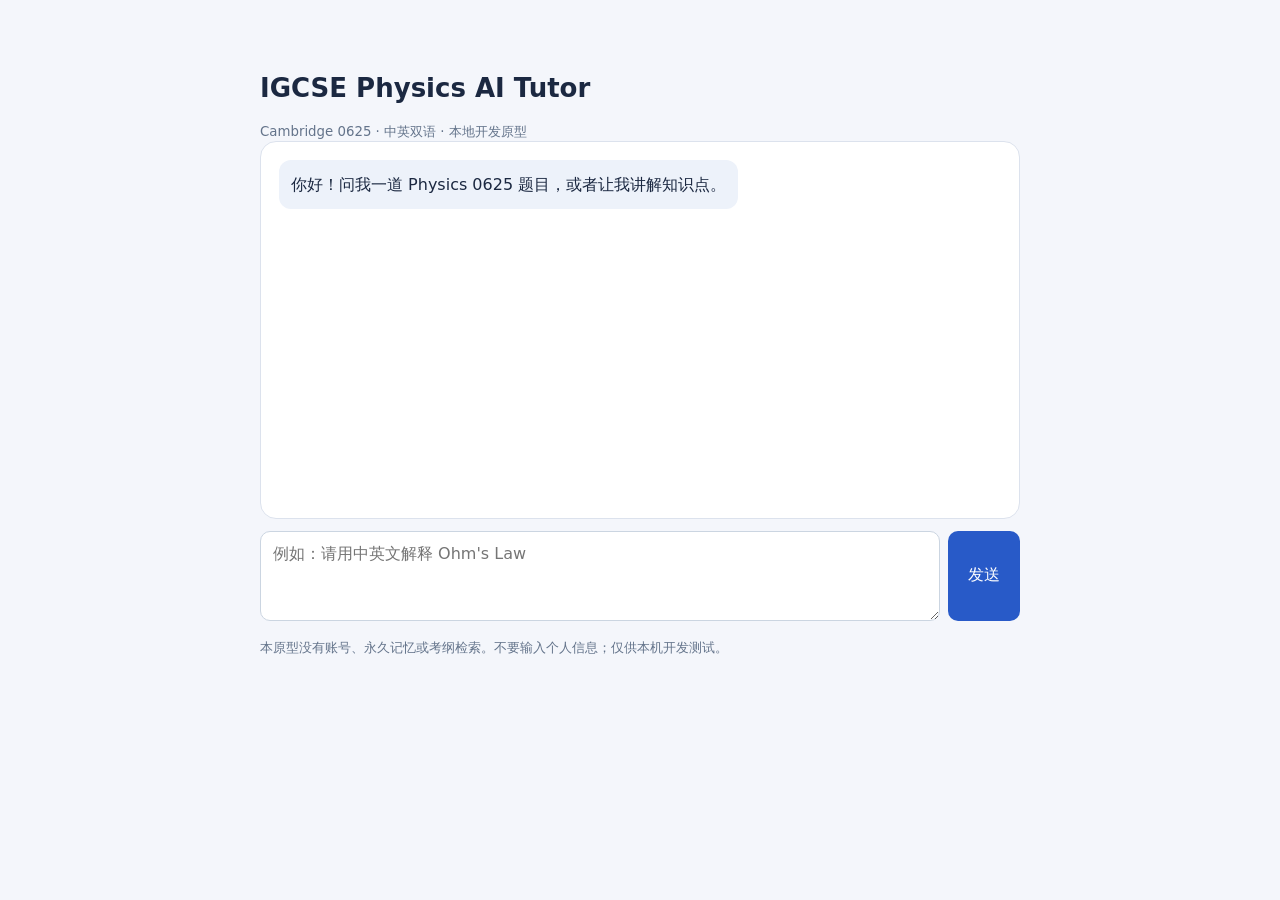
<file: ai-tutor/tutor.html>
<!doctype html>
<html lang="zh-CN"><head><meta charset="utf-8"><meta name="viewport" content="width=device-width,initial-scale=1">
<title>IGCSE AI Tutor MVP</title>
<style>
body{font:16px system-ui;background:#f4f6fb;color:#1b2841;margin:0}
main{max-width:760px;margin:40px auto;padding:16px}
h1{font-size:26px}small{color:#64748b}
#chat{background:white;border:1px solid #dce2ed;border-radius:16px;padding:18px;min-height:340px;display:flex;flex-direction:column;gap:12px}
.bubble{white-space:pre-wrap;overflow-wrap:anywhere;max-width:88%;border-radius:12px;background:#edf2fa;padding:12px;line-height:1.6}
.user{align-self:flex-end;background:#d9e9ff}.assistant{align-self:flex-start}
form{display:flex;gap:8px;margin-top:12px}textarea{flex:1;padding:12px;font:inherit;border:1px solid #cbd5e1;border-radius:10px;min-height:64px}
button{background:#285ac8;border:0;border-radius:10px;padding:0 20px;color:white;font:inherit}
button:disabled{opacity:.5}
</style></head><body><main>
<h1>IGCSE Physics AI Tutor</h1><small>Cambridge 0625 · 中英双语 · 本地开发原型</small>
<section id="chat" aria-live="polite"><div class="bubble assistant">你好！问我一道 Physics 0625 题目，或者让我讲解知识点。</div></section>
<form id="form"><textarea id="question" maxlength="4000" required placeholder="例如：请用中英文解释 Ohm's Law"></textarea><button id="send">发送</button></form>
<p><small>本原型没有账号、永久记忆或考纲检索。不要输入个人信息；仅供本机开发测试。</small></p>
</main><script>
const form=document.querySelector('#form'),input=document.querySelector('#question'),chat=document.querySelector('#chat'),send=document.querySelector('#send');
const history=[];
function bubble(role,text){const node=document.createElement('div');node.className='bubble '+role;node.textContent=text;chat.append(node);node.scrollIntoView({block:'end'});return node}
form.addEventListener('submit',async event=>{
 event.preventDefault();const message=input.value.trim();if(!message)return;
 bubble('user',message);input.value='';send.disabled=true;const loading=bubble('assistant','正在思考…');
 try{
 const response=await fetch('/api/tutor/chat',{method:'POST',headers:{'Content-Type':'application/json'},body:JSON.stringify({message,history})});
 const data=await response.json();if(!response.ok)throw Error(data.detail||'请求失败');
 loading.textContent=data.answer;history.push({role:'user',content:message},{role:'assistant',content:data.answer});if(history.length>12)history.splice(0,history.length-12);
 }catch(error){loading.textContent='请求失败：'+error.message}finally{send.disabled=false;input.focus()}
});
</script></body></html>
</file>
<file: css/style.css>
/* ========================================
   IGCSE 智能备考平台 - 样式表
   响应式设计，适配手机和电脑端
   ======================================== */

/* CSS 变量 */
:root {
    --primary: #1a5276;
    --primary-light: #2980b9;
    --primary-lighter: #3498db;
    --accent: #e74c3c;
    --success: #27ae60;
    --warning: #f39c12;
    --info: #3498db;
    --bg: #f5f7fa;
    --card-bg: #ffffff;
    --text: #2c3e50;
    --text-light: #7f8c8d;
    --text-lighter: #bdc3c7;
    --border: #e0e6ed;
    --shadow: 0 2px 12px rgba(0,0,0,0.08);
    --shadow-hover: 0 4px 20px rgba(0,0,0,0.12);
    --radius: 12px;
    --radius-sm: 8px;
    --sidebar-width: 240px;
    --topbar-height: 60px;
    --transition: all 0.3s ease;
}

/* 深色模式 */
body.dark-mode {
    --bg: #1a1a2e;
    --card-bg: #16213e;
    --text: #e0e0e0;
    --text-light: #a0a0a0;
    --border: #2a2a4a;
    --shadow: 0 2px 12px rgba(0,0,0,0.3);
}

/* 全局重置 */
* {
    margin: 0;
    padding: 0;
    box-sizing: border-box;
}

html {
    font-size: 16px;
}

body {
    font-family: -apple-system, BlinkMacSystemFont, 'Segoe UI', 'PingFang SC', 'Hiragino Sans GB', 'Microsoft YaHei', sans-serif;
    background: var(--bg);
    color: var(--text);
    line-height: 1.6;
    -webkit-font-smoothing: antialiased;
}

.hidden {
    display: none !important;
}

/* ========================================
   登录页
   ======================================== */
.login-page {
    min-height: 100vh;
    display: flex;
    align-items: center;
    justify-content: center;
    background: linear-gradient(135deg, #1a5276 0%, #2980b9 50%, #3498db 100%);
    padding: 20px;
}

.login-container {
    width: 100%;
    max-width: 440px;
}

.login-brand {
    text-align: center;
    margin-bottom: 32px;
    color: white;
}

.login-logo {
    font-size: 64px;
    margin-bottom: 16px;
}

.login-brand h1 {
    font-size: 28px;
    font-weight: 700;
    margin-bottom: 8px;
}

.login-subtitle {
    font-size: 14px;
    opacity: 0.9;
}

.login-box {
    background: var(--card-bg);
    border-radius: var(--radius);
    padding: 32px;
    box-shadow: 0 20px 60px rgba(0,0,0,0.2);
}

.local-account-notice {
    margin: 0 0 18px;
    padding: 10px 12px;
    border-radius: var(--radius-sm);
    background: rgba(243,156,18,0.12);
    line-height: 1.65;
}

.login-tabs {
    display: flex;
    margin-bottom: 24px;
    background: var(--bg);
    border-radius: var(--radius-sm);
    padding: 4px;
}

.login-tab {
    flex: 1;
    padding: 10px;
    border: none;
    background: transparent;
    cursor: pointer;
    font-size: 14px;
    font-weight: 500;
    color: var(--text-light);
    border-radius: 6px;
    transition: var(--transition);
}

.login-tab.active {
    background: var(--card-bg);
    color: var(--primary);
    box-shadow: 0 2px 8px rgba(0,0,0,0.08);
}

.login-form {
    display: none;
}

.login-form.active {
    display: block;
}

.form-group {
    margin-bottom: 16px;
}

.form-group label {
    display: block;
    font-size: 13px;
    font-weight: 500;
    color: var(--text);
    margin-bottom: 6px;
}

.form-group input,
.form-group select,
.form-group textarea {
    width: 100%;
    padding: 12px 14px;
    border: 1.5px solid var(--border);
    border-radius: var(--radius-sm);
    font-size: 14px;
    color: var(--text);
    background: var(--card-bg);
    transition: var(--transition);
    outline: none;
}

.form-group input:focus,
.form-group select:focus,
.form-group textarea:focus {
    border-color: var(--primary-light);
    box-shadow: 0 0 0 3px rgba(41,128,185,0.1);
}

.form-row {
    display: flex;
    gap: 12px;
}

.form-row .form-group {
    flex: 1;
}

.login-tip {
    text-align: center;
    font-size: 12px;
    color: var(--text-light);
    margin-top: 12px;
}

.login-features {
    display: flex;
    justify-content: center;
    gap: 24px;
    margin-top: 24px;
    flex-wrap: wrap;
}

.feature-item {
    color: white;
    font-size: 13px;
    display: flex;
    align-items: center;
    gap: 6px;
    opacity: 0.9;
}

/* ========================================
   按钮
   ======================================== */
.btn {
    display: inline-flex;
    align-items: center;
    justify-content: center;
    gap: 6px;
    padding: 10px 20px;
    border: none;
    border-radius: var(--radius-sm);
    font-size: 14px;
    font-weight: 500;
    cursor: pointer;
    transition: var(--transition);
    text-decoration: none;
    white-space: nowrap;
}

.btn:hover {
    transform: translateY(-1px);
    box-shadow: var(--shadow-hover);
}

.btn:active {
    transform: translateY(0);
}

.btn-primary {
    background: var(--primary-light);
    color: white;
}

.btn-primary:hover {
    background: var(--primary);
}

.btn-outline {
    background: transparent;
    color: var(--primary-light);
    border: 1.5px solid var(--primary-light);
}

.btn-outline:hover {
    background: rgba(41,128,185,0.08);
}

.btn-success {
    background: var(--success);
    color: white;
}

.btn-warning {
    background: var(--warning);
    color: white;
}

.btn-danger {
    background: var(--accent);
    color: white;
}

.btn-block {
    width: 100%;
}

.btn-sm {
    padding: 6px 14px;
    font-size: 13px;
}

/* ========================================
   主应用布局
   ======================================== */
.app {
    display: flex;
    min-height: 100vh;
}

/* 侧边栏 */
.sidebar {
    width: var(--sidebar-width);
    background: var(--card-bg);
    border-right: 1px solid var(--border);
    display: flex;
    flex-direction: column;
    position: fixed;
    top: 0;
    left: 0;
    bottom: 0;
    z-index: 100;
    transition: transform 0.3s ease;
}

.sidebar-header {
    padding: 20px 16px;
    display: flex;
    align-items: center;
    gap: 12px;
    border-bottom: 1px solid var(--border);
}

.sidebar-logo {
    font-size: 32px;
}

.sidebar-title {
    display: flex;
    flex-direction: column;
}

.sidebar-name {
    font-weight: 700;
    font-size: 15px;
    color: var(--text);
}

.sidebar-board {
    font-size: 11px;
    color: var(--primary-light);
    background: rgba(41,128,185,0.1);
    padding: 2px 8px;
    border-radius: 10px;
    display: inline-block;
    width: fit-content;
    margin-top: 2px;
}

.sidebar-nav {
    flex: 1;
    padding: 12px 8px;
    overflow-y: auto;
}

.nav-section-label {
    display: block;
    padding: 10px 12px 4px;
    color: var(--text-light);
    font-size: 10px;
    font-weight: 700;
    letter-spacing: 0.08em;
    text-transform: uppercase;
    opacity: 0.8;
}

.nav-section-label:not(:first-child) { margin-top: 6px; }

.nav-item {
    display: flex;
    align-items: center;
    gap: 12px;
    padding: 10px 12px;
    border-radius: var(--radius-sm);
    cursor: pointer;
    transition: var(--transition);
    color: var(--text-light);
    font-size: 14px;
    margin-bottom: 2px;
    text-decoration: none;
    position: relative;
}

.nav-item:hover {
    background: var(--bg);
    color: var(--text);
}

.nav-item.active {
    background: linear-gradient(135deg, var(--primary-light), var(--primary-lighter));
    color: white;
    font-weight: 500;
}

.nav-icon {
    font-size: 18px;
    width: 24px;
    text-align: center;
}

.nav-badge {
    margin-left: auto;
    background: var(--primary-light);
    color: white;
    font-size: 11px;
    padding: 2px 8px;
    border-radius: 10px;
    min-width: 20px;
    text-align: center;
}

.nav-badge.red {
    background: var(--accent);
}

.nav-item.active .nav-badge {
    background: rgba(255,255,255,0.3);
}

.sidebar-footer {
    padding: 16px;
    border-top: 1px solid var(--border);
}

.user-info {
    display: flex;
    align-items: center;
    gap: 10px;
    margin-bottom: 12px;
}

.user-avatar {
    width: 36px;
    height: 36px;
    border-radius: 50%;
    background: linear-gradient(135deg, var(--primary-light), var(--primary-lighter));
    color: white;
    display: flex;
    align-items: center;
    justify-content: center;
    font-weight: 600;
    font-size: 14px;
}

.user-detail {
    display: flex;
    flex-direction: column;
}

.user-name {
    font-size: 13px;
    font-weight: 600;
    color: var(--text);
}

.user-role {
    font-size: 11px;
    color: var(--text-light);
}

.logout-btn {
    width: 100%;
    padding: 8px;
    border: 1px solid var(--border);
    background: transparent;
    border-radius: var(--radius-sm);
    color: var(--text-light);
    font-size: 13px;
    cursor: pointer;
    transition: var(--transition);
}

.logout-btn:hover {
    border-color: var(--accent);
    color: var(--accent);
}

.sidebar-overlay {
    display: none;
    position: fixed;
    top: 0;
    left: 0;
    right: 0;
    bottom: 0;
    background: rgba(0,0,0,0.5);
    z-index: 99;
}

/* 主内容区 */
.main-content {
    min-width: 0;
    flex: 1;
    margin-left: var(--sidebar-width);
    display: flex;
    flex-direction: column;
    min-height: 100vh;
}

.topbar {
    height: var(--topbar-height);
    background: var(--card-bg);
    border-bottom: 1px solid var(--border);
    display: flex;
    align-items: center;
    justify-content: space-between;
    padding: 0 24px;
    position: sticky;
    top: 0;
    z-index: 50;
}

.menu-toggle {
    display: none;
    background: none;
    border: none;
    font-size: 24px;
    cursor: pointer;
    color: var(--text);
}

.page-title {
    font-size: 18px;
    font-weight: 600;
    color: var(--text);
}

.topbar-right {
    display: flex;
    align-items: center;
    gap: 16px;
}

.countdown-widget {
    display: flex;
    align-items: center;
    gap: 6px;
    background: linear-gradient(135deg, #fff3e0, #ffe0b2);
    padding: 6px 14px;
    border-radius: 20px;
}

.countdown-label {
    font-size: 12px;
    color: #e65100;
}

.countdown-value {
    font-size: 18px;
    font-weight: 700;
    color: #e65100;
}

.countdown-unit {
    font-size: 12px;
    color: #e65100;
}

.icon-btn {
    width: 36px;
    height: 36px;
    border-radius: 50%;
    border: none;
    background: var(--bg);
    cursor: pointer;
    font-size: 16px;
    transition: var(--transition);
}

.icon-btn:hover {
    background: var(--border);
}

.page-container {
    flex: 1;
    padding: 24px;
    max-width: 1400px;
    width: 100%;
    margin: 0 auto;
}

.page {
    display: none;
    animation: fadeIn 0.3s ease;
}

.page.active {
    display: block;
}

@keyframes fadeIn {
    from { opacity: 0; transform: translateY(10px); }
    to { opacity: 1; transform: translateY(0); }
}

.page-header {
    display: flex;
    justify-content: space-between;
    align-items: flex-start;
    margin-bottom: 20px;
    flex-wrap: wrap;
    gap: 12px;
}

.page-header h3 {
    font-size: 20px;
    font-weight: 600;
    color: var(--text);
    margin-bottom: 4px;
}

.page-desc {
    font-size: 13px;
    color: var(--text-light);
}

.page-header-right {
    display: flex;
    gap: 10px;
    align-items: center;
    flex-wrap: wrap;
}

.filter-select {
    padding: 8px 12px;
    border: 1.5px solid var(--border);
    border-radius: var(--radius-sm);
    font-size: 13px;
    color: var(--text);
    background: var(--card-bg);
    cursor: pointer;
    outline: none;
}

/* ========================================
   首页仪表盘
   ======================================== */
.stats-grid {
    display: grid;
    grid-template-columns: repeat(4, 1fr);
    gap: 16px;
    margin-bottom: 24px;
}

.stat-card {
    background: var(--card-bg);
    border-radius: var(--radius);
    padding: 20px;
    display: flex;
    align-items: center;
    gap: 16px;
    box-shadow: var(--shadow);
    transition: var(--transition);
}

.stat-card:hover {
    transform: translateY(-2px);
    box-shadow: var(--shadow-hover);
}

.stat-icon {
    width: 48px;
    height: 48px;
    border-radius: 12px;
    display: flex;
    align-items: center;
    justify-content: center;
    font-size: 24px;
}

.stat-icon.blue { background: rgba(52,152,219,0.15); }
.stat-icon.green { background: rgba(39,174,96,0.15); }
.stat-icon.orange { background: rgba(243,156,18,0.15); }
.stat-icon.purple { background: rgba(142,68,173,0.15); }

.stat-info {
    display: flex;
    flex-direction: column;
}

.stat-value {
    font-size: 24px;
    font-weight: 700;
    color: var(--text);
}

.stat-label {
    font-size: 12px;
    color: var(--text-light);
}

.dashboard-grid {
    display: grid;
    grid-template-columns: 1fr 1fr;
    gap: 16px;
    margin-bottom: 16px;
}

.dashboard-card {
    min-width: 0;
    background: var(--card-bg);
    border-radius: var(--radius);
    padding: 20px;
    box-shadow: var(--shadow);
}

.card-title {
    font-size: 15px;
    font-weight: 600;
    color: var(--text);
    margin-bottom: 16px;
}

.revision-hub {
    margin-bottom: 16px;
    border: 1px solid var(--border);
}

.revision-hub-header {
    display: flex;
    align-items: center;
    justify-content: space-between;
    gap: 16px;
    margin-bottom: 18px;
}

.revision-hub-header .card-title {
    margin-bottom: 6px;
}

.revision-priority-text {
    color: var(--text-light);
    font-size: 13px;
    line-height: 1.6;
}

.revision-hub-grid {
    display: grid;
    grid-template-columns: repeat(3, 1fr);
    gap: 12px;
}

.revision-focus-item {
    border: 1px solid var(--border);
    background: var(--bg);
    color: var(--text);
    border-radius: var(--radius-sm);
    padding: 14px;
    cursor: pointer;
    display: grid;
    grid-template-columns: auto 1fr;
    grid-template-areas:
        "icon value"
        "icon label";
    column-gap: 10px;
    align-items: center;
    text-align: left;
    transition: var(--transition);
}

.revision-focus-item:hover {
    border-color: var(--primary-light);
    transform: translateY(-1px);
}

.revision-focus-icon {
    grid-area: icon;
    font-size: 24px;
}

.revision-focus-item strong {
    grid-area: value;
    font-size: 22px;
    line-height: 1.1;
}

.revision-focus-item > span:last-child {
    grid-area: label;
    font-size: 12px;
    color: var(--text-light);
}

.revision-weak-wrap {
    display: flex;
    align-items: center;
    gap: 10px;
    flex-wrap: wrap;
    margin-top: 16px;
    padding-top: 14px;
    border-top: 1px solid var(--border);
}

.revision-weak-label {
    font-size: 12px;
    font-weight: 600;
    color: var(--text-light);
}

.revision-weak-topics {
    display: flex;
    flex-wrap: wrap;
    gap: 8px;
}

.revision-weak-chip {
    border: 1px solid var(--border);
    background: var(--card-bg);
    color: var(--text);
    border-radius: 999px;
    padding: 5px 9px;
    font-size: 12px;
}

.revision-weak-empty {
    font-size: 12px;
    color: var(--text-light);
}

.task-list, .recent-list {
    min-height: 120px;
}

.task-item {
    display: flex;
    align-items: center;
    gap: 12px;
    padding: 10px 0;
    border-bottom: 1px solid var(--border);
}

.task-item:last-child {
    border-bottom: none;
}

.task-check {
    width: 20px;
    height: 20px;
    border: 2px solid var(--border);
    border-radius: 50%;
    cursor: pointer;
    display: flex;
    align-items: center;
    justify-content: center;
    flex-shrink: 0;
    transition: var(--transition);
}

.task-check.done {
    background: var(--success);
    border-color: var(--success);
    color: white;
    font-size: 12px;
}

.task-text {
    flex: 1;
    font-size: 14px;
    color: var(--text);
}

.task-check.done + .task-text {
    text-decoration: line-through;
    color: var(--text-light);
}

.task-meta {
    font-size: 12px;
    color: var(--text-light);
}

.empty-state {
    text-align: center;
    padding: 40px 20px;
    color: var(--text-light);
    font-size: 14px;
}

.wrong-item-mini {
    padding: 10px 0;
    border-bottom: 1px solid var(--border);
    cursor: pointer;
}

.wrong-item-mini:last-child {
    border-bottom: none;
}

.wrong-item-mini .wim-subject {
    font-size: 11px;
    color: var(--primary-light);
    font-weight: 500;
}

.wrong-item-mini .wim-text {
    font-size: 13px;
    color: var(--text);
    margin-top: 2px;
    overflow: hidden;
    text-overflow: ellipsis;
    white-space: nowrap;
}

.quick-actions {
    display: grid;
    grid-template-columns: 1fr 1fr;
    gap: 12px;
}

.quick-btn {
    padding: 20px;
    border: 1.5px solid var(--border);
    border-radius: var(--radius-sm);
    background: var(--card-bg);
    cursor: pointer;
    display: flex;
    flex-direction: column;
    align-items: center;
    gap: 8px;
    transition: var(--transition);
    font-size: 14px;
    color: var(--text);
}

.quick-btn:hover {
    border-color: var(--primary-light);
    background: rgba(41,128,185,0.05);
    transform: translateY(-2px);
}

.quick-icon {
    font-size: 28px;
}

.chart-container {
    position: relative;
    height: 220px;
}

/* ========================================
   资料中心
   ======================================== */
.material-tabs {
    display: flex;
    gap: 8px;
    margin-bottom: 20px;
    flex-wrap: wrap;
}

.material-tab {
    padding: 8px 16px;
    border: 1.5px solid var(--border);
    border-radius: 20px;
    background: var(--card-bg);
    cursor: pointer;
    font-size: 13px;
    color: var(--text-light);
    transition: var(--transition);
}

.material-tab.active {
    background: var(--primary-light);
    color: white;
    border-color: var(--primary-light);
}

.materials-grid {
    display: grid;
    grid-template-columns: repeat(auto-fill, minmax(280px, 1fr));
    gap: 16px;
}

.material-card {
    background: var(--card-bg);
    border-radius: var(--radius);
    padding: 18px;
    box-shadow: var(--shadow);
    transition: var(--transition);
    cursor: pointer;
    border: 1px solid transparent;
}

.material-card:hover {
    transform: translateY(-2px);
    box-shadow: var(--shadow-hover);
    border-color: var(--primary-light);
}

.material-icon {
    font-size: 36px;
    margin-bottom: 12px;
}

.material-name {
    font-size: 15px;
    font-weight: 600;
    color: var(--text);
    margin-bottom: 6px;
}

.material-meta {
    display: flex;
    gap: 8px;
    flex-wrap: wrap;
    margin-bottom: 10px;
}

.material-tag {
    font-size: 11px;
    padding: 2px 8px;
    border-radius: 10px;
    background: rgba(41,128,185,0.1);
    color: var(--primary-light);
}

.material-info {
    font-size: 12px;
    color: var(--text-light);
    display: flex;
    justify-content: space-between;
}

/* ========================================
   刷题模块
   ======================================== */
.quiz-setup h3 {
    font-size: 20px;
    margin-bottom: 6px;
}

.quiz-modes {
    display: grid;
    grid-template-columns: repeat(4, 1fr);
    gap: 16px;
    margin: 24px 0;
}

.mode-card {
    background: var(--card-bg);
    border-radius: var(--radius);
    padding: 24px;
    text-align: center;
    box-shadow: var(--shadow);
    cursor: pointer;
    transition: var(--transition);
    border: 2px solid transparent;
}

.mode-card:hover {
    transform: translateY(-4px);
    box-shadow: var(--shadow-hover);
    border-color: var(--primary-light);
}

.mode-icon {
    font-size: 40px;
    margin-bottom: 12px;
}

.mode-card h4 {
    font-size: 15px;
    margin-bottom: 6px;
    color: var(--text);
}

.mode-card p {
    font-size: 12px;
    color: var(--text-light);
}

.quiz-config {
    margin-bottom: 20px;
    background: var(--card-bg);
    border-radius: var(--radius);
    padding: 20px;
    box-shadow: var(--shadow);
}

.quiz-config h4 {
    margin-bottom: 16px;
    color: var(--text);
}

.config-row {
    display: flex;
    gap: 16px;
    flex-wrap: wrap;
}

.config-item {
    flex: 1;
    min-width: 150px;
}

.config-item label {
    display: block;
    font-size: 13px;
    color: var(--text-light);
    margin-bottom: 6px;
}

.config-item select {
    width: 100%;
    padding: 10px 12px;
    border: 1.5px solid var(--border);
    border-radius: var(--radius-sm);
    font-size: 14px;
    color: var(--text);
    background: var(--card-bg);
    outline: none;
}

/* 做题界面 */
.quiz-header {
    display: flex;
    align-items: center;
    justify-content: space-between;
    margin-bottom: 16px;
}

.quiz-progress {
    font-size: 16px;
    font-weight: 600;
    color: var(--text);
}

.quiz-timer {
    font-size: 15px;
    color: var(--text-light);
    font-family: monospace;
}

.progress-bar {
    height: 6px;
    background: var(--border);
    border-radius: 3px;
    margin-bottom: 24px;
    overflow: hidden;
}

.progress-fill {
    height: 100%;
    background: linear-gradient(90deg, var(--primary-light), var(--primary-lighter));
    border-radius: 3px;
    transition: width 0.3s ease;
    width: 0%;
}

.question-card {
    background: var(--card-bg);
    border-radius: var(--radius);
    padding: 28px;
    box-shadow: var(--shadow);
    margin-bottom: 20px;
}

.question-meta {
    display: flex;
    gap: 8px;
    margin-bottom: 16px;
    flex-wrap: wrap;
}

.q-badge {
    font-size: 12px;
    padding: 4px 10px;
    border-radius: 12px;
    background: rgba(41,128,185,0.1);
    color: var(--primary-light);
    font-weight: 500;
}

.question-text {
    font-size: 17px;
    line-height: 1.8;
    color: var(--text);
    margin-bottom: 24px;
    white-space: pre-wrap;
}

.options-list {
    display: flex;
    flex-direction: column;
    gap: 12px;
}

.option-item {
    display: flex;
    align-items: flex-start;
    gap: 12px;
    padding: 14px 16px;
    border: 2px solid var(--border);
    border-radius: var(--radius-sm);
    cursor: pointer;
    transition: var(--transition);
    font-size: 15px;
}

.option-item:hover {
    border-color: var(--primary-light);
    background: rgba(41,128,185,0.03);
}

.option-item.selected {
    border-color: var(--primary-light);
    background: rgba(41,128,185,0.08);
}

.option-item.correct {
    border-color: var(--success);
    background: rgba(39,174,96,0.1);
}

.option-item.wrong {
    border-color: var(--accent);
    background: rgba(231,76,60,0.1);
}

.option-item.disabled {
    cursor: not-allowed;
    opacity: 0.7;
}

.option-label {
    width: 28px;
    height: 28px;
    border-radius: 50%;
    background: var(--bg);
    display: flex;
    align-items: center;
    justify-content: center;
    font-weight: 600;
    font-size: 14px;
    flex-shrink: 0;
    color: var(--text);
}

.option-item.selected .option-label {
    background: var(--primary-light);
    color: white;
}

.option-item.correct .option-label {
    background: var(--success);
    color: white;
}

.option-item.wrong .option-label {
    background: var(--accent);
    color: white;
}

.option-text {
    flex: 1;
    padding-top: 3px;
}

.question-result {
    margin-top: 20px;
    padding: 16px;
    border-radius: var(--radius-sm);
    background: var(--bg);
}

.result-header {
    font-size: 16px;
    font-weight: 600;
    margin-bottom: 10px;
}

.result-header.correct { color: var(--success); }
.result-header.wrong { color: var(--accent); }

.result-answer {
    font-size: 14px;
    margin-bottom: 8px;
    color: var(--text);
}

.result-explanation {
    font-size: 14px;
    color: var(--text-light);
    line-height: 1.7;
    padding-top: 10px;
    border-top: 1px solid var(--border);
}

.quiz-footer {
    display: flex;
    justify-content: space-between;
    gap: 12px;
}

/* 结果页 */
.quiz-result-page {
    text-align: center;
    padding: 40px 20px;
}

.result-summary {
    background: var(--card-bg);
    border-radius: var(--radius);
    padding: 40px;
    box-shadow: var(--shadow);
    max-width: 500px;
    margin: 0 auto 24px;
}

.result-score-circle {
    position: relative;
    width: 140px;
    height: 140px;
    margin: 0 auto 24px;
}

.result-score-circle svg {
    width: 100%;
    height: 100%;
}

.score-text {
    position: absolute;
    top: 50%;
    left: 50%;
    transform: translate(-50%, -50%);
    text-align: center;
}

.score-text span:first-child {
    display: block;
    font-size: 32px;
    font-weight: 700;
    color: var(--text);
}

.score-text span:last-child {
    font-size: 14px;
    color: var(--text-light);
}

.result-summary h3 {
    font-size: 22px;
    margin-bottom: 24px;
    color: var(--text);
}

.result-stats {
    display: flex;
    justify-content: center;
    gap: 40px;
}

.result-stat {
    display: flex;
    flex-direction: column;
}

.rs-value {
    font-size: 24px;
    font-weight: 700;
    color: var(--text);
}

.rs-label {
    font-size: 12px;
    color: var(--text-light);
}

.result-actions {
    display: flex;
    justify-content: center;
    gap: 12px;
    flex-wrap: wrap;
}

/* ========================================
   历年真题
   ======================================== */
.pastpaper-filters {
    display: flex;
    gap: 12px;
    margin-bottom: 20px;
    flex-wrap: wrap;
}

.pastpaper-filters select {
    padding: 10px 14px;
    border: 1.5px solid var(--border);
    border-radius: var(--radius-sm);
    font-size: 14px;
    color: var(--text);
    background: var(--card-bg);
    outline: none;
    min-width: 140px;
}

.pastpapers-list {
    display: flex;
    flex-direction: column;
    gap: 12px;
}

.pastpaper-item {
    background: var(--card-bg);
    border-radius: var(--radius);
    padding: 18px 20px;
    box-shadow: var(--shadow);
    display: flex;
    align-items: center;
    gap: 16px;
    transition: var(--transition);
}

.pastpaper-item:hover {
    box-shadow: var(--shadow-hover);
}

.pp-icon {
    font-size: 32px;
}

.pp-info {
    flex: 1;
}

.pp-title {
    font-size: 15px;
    font-weight: 600;
    color: var(--text);
    margin-bottom: 4px;
}

.pp-meta {
    font-size: 12px;
    color: var(--text-light);
    display: flex;
    gap: 12px;
    flex-wrap: wrap;
}

.pp-meta span {
    display: flex;
    align-items: center;
    gap: 4px;
}

/* ========================================
   智能复习
   ======================================== */
.review-overview {
    display: grid;
    grid-template-columns: repeat(3, 1fr);
    gap: 16px;
    margin-bottom: 24px;
}

.review-stat {
    background: var(--card-bg);
    border-radius: var(--radius);
    padding: 24px;
    text-align: center;
    box-shadow: var(--shadow);
}

.review-stat .rs-num {
    font-size: 36px;
    font-weight: 700;
    color: var(--primary-light);
    display: block;
}

.review-stat .rs-label {
    font-size: 13px;
    color: var(--text-light);
}

.review-card {
    background: var(--card-bg);
    border-radius: var(--radius);
    padding: 24px;
    box-shadow: var(--shadow);
    margin-bottom: 16px;
}

.review-card h4 {
    margin-bottom: 16px;
    color: var(--text);
}

.review-tasks {
    margin-bottom: 16px;
}

.review-task-item {
    display: flex;
    align-items: center;
    gap: 12px;
    padding: 12px;
    background: var(--bg);
    border-radius: var(--radius-sm);
    margin-bottom: 8px;
}

.rt-icon {
    font-size: 20px;
}

.rt-info {
    flex: 1;
}

.rt-title {
    font-size: 14px;
    font-weight: 500;
    color: var(--text);
}

.rt-meta {
    font-size: 12px;
    color: var(--text-light);
}

.rt-count {
    background: var(--accent);
    color: white;
    font-size: 12px;
    padding: 2px 10px;
    border-radius: 10px;
    font-weight: 600;
}

.memory-bars {
    display: flex;
    flex-direction: column;
    gap: 12px;
}

.memory-bar-item {
    display: flex;
    align-items: center;
    gap: 12px;
}

.mb-label {
    width: 80px;
    font-size: 13px;
    color: var(--text);
    flex-shrink: 0;
}

.mb-track {
    flex: 1;
    height: 20px;
    background: var(--bg);
    border-radius: 10px;
    overflow: hidden;
}

.mb-fill {
    height: 100%;
    border-radius: 10px;
    transition: width 0.5s ease;
}

.mb-count {
    width: 40px;
    text-align: right;
    font-size: 13px;
    color: var(--text-light);
}

/* ========================================
   闪卡
   ======================================== */
.flashcard-decks {
    display: grid;
    grid-template-columns: repeat(auto-fill, minmax(240px, 1fr));
    gap: 16px;
    margin-bottom: 24px;
}

.deck-card {
    background: var(--card-bg);
    border-radius: var(--radius);
    padding: 20px;
    box-shadow: var(--shadow);
    cursor: pointer;
    transition: var(--transition);
    text-align: center;
}

.deck-card:hover {
    transform: translateY(-2px);
    box-shadow: var(--shadow-hover);
}

.deck-icon {
    font-size: 40px;
    margin-bottom: 12px;
}

.deck-name {
    font-size: 15px;
    font-weight: 600;
    color: var(--text);
    margin-bottom: 4px;
}

.deck-count {
    font-size: 12px;
    color: var(--text-light);
}

.flashcard-study {
    text-align: center;
}

.flashcard-container {
    max-width: 500px;
    margin: 0 auto;
}

.flashcard {
    width: 100%;
    height: 300px;
    perspective: 1000px;
    cursor: pointer;
    margin-bottom: 20px;
    position: relative;
}

.flashcard-front, .flashcard-back {
    position: absolute;
    width: 100%;
    height: 100%;
    backface-visibility: hidden;
    border-radius: var(--radius);
    display: flex;
    align-items: center;
    justify-content: center;
    padding: 30px;
    font-size: 18px;
    line-height: 1.8;
    box-shadow: var(--shadow);
    transition: transform 0.6s;
}

.flashcard-front {
    background: linear-gradient(135deg, var(--primary-light), var(--primary-lighter));
    color: white;
}

.flashcard-back {
    background: var(--card-bg);
    color: var(--text);
    transform: rotateY(180deg);
    border: 2px solid var(--primary-light);
}

.flashcard.flipped .flashcard-front {
    transform: rotateY(180deg);
}

.flashcard.flipped .flashcard-back {
    transform: rotateY(0deg);
}

.flashcard-progress {
    font-size: 14px;
    color: var(--text-light);
    margin-bottom: 20px;
}

.flashcard-actions {
    display: flex;
    justify-content: center;
    gap: 10px;
    flex-wrap: wrap;
    margin-bottom: 12px;
}

.flashcard-hint {
    font-size: 12px;
    color: var(--text-light);
}

/* ========================================
   错题本
   ======================================== */
.wrong-stats {
    display: grid;
    grid-template-columns: repeat(4, 1fr);
    gap: 16px;
    margin-bottom: 24px;
}

.wrong-stat-item {
    background: var(--card-bg);
    border-radius: var(--radius);
    padding: 20px;
    text-align: center;
    box-shadow: var(--shadow);
}

.ws-num {
    font-size: 28px;
    font-weight: 700;
    color: var(--accent);
    display: block;
}

.ws-label {
    font-size: 12px;
    color: var(--text-light);
}

.wrong-list {
    display: flex;
    flex-direction: column;
    gap: 12px;
}

.wrong-item {
    background: var(--card-bg);
    border-radius: var(--radius);
    padding: 18px 20px;
    box-shadow: var(--shadow);
}

.wrong-header {
    display: flex;
    gap: 8px;
    margin-bottom: 10px;
    flex-wrap: wrap;
}

.wrong-question {
    font-size: 14px;
    color: var(--text);
    margin-bottom: 10px;
    line-height: 1.6;
}

.wrong-answer-row {
    display: flex;
    gap: 20px;
    font-size: 13px;
    margin-bottom: 10px;
    flex-wrap: wrap;
}

.wa-wrong { color: var(--accent); }
.wa-correct { color: var(--success); }

.wrong-reason-select {
    display: flex;
    gap: 8px;
    flex-wrap: wrap;
    margin-top: 10px;
}

.reason-btn {
    padding: 4px 12px;
    border: 1px solid var(--border);
    border-radius: 12px;
    background: transparent;
    font-size: 12px;
    cursor: pointer;
    color: var(--text-light);
    transition: var(--transition);
}

.reason-btn.active {
    background: var(--primary-light);
    color: white;
    border-color: var(--primary-light);
}

/* ========================================
   AI 问答
   ======================================== */
.chat-container {
    background: var(--card-bg);
    border-radius: var(--radius);
    box-shadow: var(--shadow);
    display: flex;
    flex-direction: column;
    height: calc(100vh - 180px);
    min-height: 500px;
}

.chat-header {
    padding: 16px 20px;
    border-bottom: 1px solid var(--border);
    display: flex;
    align-items: center;
}

.chat-ai-info {
    display: flex;
    align-items: center;
    gap: 12px;
}

.chat-avatar {
    width: 40px;
    height: 40px;
    border-radius: 50%;
    background: linear-gradient(135deg, var(--primary-light), var(--primary-lighter));
    display: flex;
    align-items: center;
    justify-content: center;
    font-size: 20px;
}

.chat-ai-info h4 {
    font-size: 15px;
    color: var(--text);
}

.chat-status {
    font-size: 12px;
    color: var(--text-light);
}

.chat-messages {
    flex: 1;
    overflow-y: auto;
    padding: 20px;
    display: flex;
    flex-direction: column;
    gap: 16px;
}

.message {
    display: flex;
    gap: 10px;
    max-width: 85%;
}

.message.user-message {
    align-self: flex-end;
    flex-direction: row-reverse;
}

.msg-avatar {
    width: 32px;
    height: 32px;
    border-radius: 50%;
    display: flex;
    align-items: center;
    justify-content: center;
    font-size: 16px;
    flex-shrink: 0;
}

.ai-message .msg-avatar {
    background: linear-gradient(135deg, var(--primary-light), var(--primary-lighter));
}

.user-message .msg-avatar {
    background: var(--success);
}

.msg-content {
    padding: 12px 16px;
    border-radius: var(--radius-sm);
    font-size: 14px;
    line-height: 1.7;
}

.ai-message .msg-content {
    background: var(--bg);
    color: var(--text);
    border-top-left-radius: 4px;
}

.user-message .msg-content {
    background: var(--primary-light);
    color: white;
    border-top-right-radius: 4px;
}

.msg-content p {
    margin-bottom: 6px;
}

.msg-content p:last-child {
    margin-bottom: 0;
}

.msg-content ul {
    padding-left: 20px;
    margin: 6px 0;
}

.msg-content li {
    margin-bottom: 4px;
}

.msg-source {
    margin-top: 8px;
    padding-top: 8px;
    border-top: 1px solid var(--border);
    font-size: 12px;
    color: var(--text-light);
}

.chat-suggestions {
    padding: 10px 20px;
    display: flex;
    gap: 8px;
    flex-wrap: wrap;
    border-top: 1px solid var(--border);
}

.suggestion-chip {
    padding: 6px 14px;
    border: 1px solid var(--border);
    border-radius: 16px;
    background: transparent;
    font-size: 12px;
    cursor: pointer;
    color: var(--text-light);
    transition: var(--transition);
}

.suggestion-chip:hover {
    border-color: var(--primary-light);
    color: var(--primary-light);
    background: rgba(41,128,185,0.05);
}

.chat-input-area {
    padding: 16px 20px;
    border-top: 1px solid var(--border);
    display: flex;
    gap: 12px;
    align-items: flex-end;
}

.study-api-settings { padding: 0 20px 12px; }
.study-api-panel { margin-top: 10px; padding: 14px; border: 1px solid var(--border); border-radius: var(--radius-sm); background: var(--bg-secondary, var(--bg)); }
.study-api-panel p { margin: 0 0 10px; font-size: 13px; line-height: 1.5; color: var(--text-light); }
.study-api-panel label { display: block; margin: 10px 0 4px; font-size: 13px; font-weight: 600; }
.study-api-panel input { width: 100%; min-width: 0; padding: 9px 10px; border: 1px solid var(--border); border-radius: 6px; color: var(--text); background: var(--bg); }
.study-api-actions { display: flex; flex-wrap: wrap; gap: 8px; margin: 12px 0; }
.study-api-panel #study-api-status { margin-bottom: 0; }

.chat-input-area textarea {
    flex: 1;
    padding: 12px 14px;
    border: 1.5px solid var(--border);
    border-radius: var(--radius-sm);
    font-size: 14px;
    color: var(--text);
    background: var(--bg);
    resize: none;
    outline: none;
    max-height: 120px;
    font-family: inherit;
}

.chat-input-area textarea:focus {
    border-color: var(--primary-light);
}

.chat-send {
    flex-shrink: 0;
}

.typing-indicator {
    display: flex;
    gap: 4px;
    padding: 4px 0;
}

.typing-indicator span {
    width: 8px;
    height: 8px;
    border-radius: 50%;
    background: var(--text-light);
    animation: typing 1.4s infinite;
}

.typing-indicator span:nth-child(2) { animation-delay: 0.2s; }
.typing-indicator span:nth-child(3) { animation-delay: 0.4s; }

@keyframes typing {
    0%, 60%, 100% { transform: translateY(0); opacity: 0.4; }
    30% { transform: translateY(-8px); opacity: 1; }
}

/* ========================================
   学习分析
   ======================================== */
.analytics-grid {
    display: grid;
    grid-template-columns: 1fr 1fr;
    gap: 16px;
    margin-bottom: 16px;
}

.analytics-card {
    background: var(--card-bg);
    border-radius: var(--radius);
    padding: 20px;
    box-shadow: var(--shadow);
}

.analytics-card h4 {
    margin-bottom: 16px;
    color: var(--text);
}

.analytics-card .chart-container {
    height: 260px;
}

.weak-topics {
    max-height: 260px;
    overflow-y: auto;
}

.weak-topic-item {
    display: flex;
    align-items: center;
    gap: 12px;
    padding: 12px 0;
    border-bottom: 1px solid var(--border);
}

.weak-topic-item:last-child {
    border-bottom: none;
}

.wt-name {
    flex: 1;
    font-size: 14px;
    color: var(--text);
}

.wt-bar {
    width: 100px;
    height: 8px;
    background: var(--bg);
    border-radius: 4px;
    overflow: hidden;
}

.wt-fill {
    height: 100%;
    background: var(--accent);
    border-radius: 4px;
}

.wt-rate {
    width: 45px;
    text-align: right;
    font-size: 13px;
    color: var(--accent);
    font-weight: 600;
}

/* ========================================
   设置
   ======================================== */
.settings-section {
    background: var(--card-bg);
    border-radius: var(--radius);
    padding: 24px;
    box-shadow: var(--shadow);
    margin-bottom: 16px;
}

.settings-section h4 {
    margin-bottom: 16px;
    color: var(--text);
    padding-bottom: 12px;
    border-bottom: 1px solid var(--border);
}

.setting-item {
    display: flex;
    align-items: center;
    justify-content: space-between;
    padding: 14px 0;
    border-bottom: 1px solid var(--border);
    gap: 16px;
}

.setting-item:last-child {
    border-bottom: none;
}

.setting-info {
    flex: 1;
}

.setting-label {
    display: block;
    font-size: 14px;
    font-weight: 500;
    color: var(--text);
    margin-bottom: 2px;
}

.setting-desc {
    font-size: 12px;
    color: var(--text-light);
}

.setting-input {
    padding: 8px 12px;
    border: 1.5px solid var(--border);
    border-radius: var(--radius-sm);
    font-size: 13px;
    color: var(--text);
    background: var(--card-bg);
    outline: none;
    min-width: 180px;
}

/* 开关 */
.switch {
    position: relative;
    display: inline-block;
    width: 48px;
    height: 26px;
    flex-shrink: 0;
}

.switch input {
    opacity: 0;
    width: 0;
    height: 0;
}

.slider {
    position: absolute;
    cursor: pointer;
    top: 0; left: 0; right: 0; bottom: 0;
    background: var(--border);
    transition: 0.3s;
    border-radius: 26px;
}

.slider:before {
    position: absolute;
    content: "";
    height: 20px;
    width: 20px;
    left: 3px;
    bottom: 3px;
    background: white;
    transition: 0.3s;
    border-radius: 50%;
}

.switch input:checked + .slider {
    background: var(--primary-light);
}

.switch input:checked + .slider:before {
    transform: translateX(22px);
}

/* ========================================
   弹窗
   ======================================== */
.modal {
    position: fixed;
    top: 0; left: 0; right: 0; bottom: 0;
    background: rgba(0,0,0,0.5);
    display: flex;
    align-items: center;
    justify-content: center;
    z-index: 200;
    padding: 20px;
}

.modal-content {
    background: var(--card-bg);
    border-radius: var(--radius);
    width: 100%;
    max-width: 500px;
    max-height: 90vh;
    overflow-y: auto;
    animation: modalIn 0.3s ease;
}

@keyframes modalIn {
    from { opacity: 0; transform: scale(0.95) translateY(10px); }
    to { opacity: 1; transform: scale(1) translateY(0); }
}

.modal-header {
    display: flex;
    justify-content: space-between;
    align-items: center;
    padding: 20px 24px;
    border-bottom: 1px solid var(--border);
}

.modal-header h3 {
    font-size: 17px;
    color: var(--text);
}

.modal-close {
    background: none;
    border: none;
    font-size: 24px;
    cursor: pointer;
    color: var(--text-light);
    line-height: 1;
}

.modal-body {
    padding: 24px;
}

.modal-footer {
    padding: 16px 24px;
    border-top: 1px solid var(--border);
    display: flex;
    justify-content: flex-end;
    gap: 10px;
}

.upload-area {
    border: 2px dashed var(--border);
    border-radius: var(--radius-sm);
    padding: 40px 20px;
    text-align: center;
    cursor: pointer;
    transition: var(--transition);
    margin-bottom: 20px;
}


.upload-area.dragging {
    border-color: var(--primary-light);
    background: rgba(41,128,185,0.08);
}
.upload-area:hover {
    border-color: var(--primary-light);
    background: rgba(41,128,185,0.03);
}

.upload-icon {
    font-size: 40px;
    margin-bottom: 12px;
}

.upload-area p {
    font-size: 14px;
    color: var(--text);
    margin-bottom: 4px;
}

.upload-hint {
    font-size: 12px !important;
    color: var(--text-light) !important;
}

/* ========================================
   Toast
   ======================================== */
.toast {
    position: fixed;
    top: 24px;
    left: 50%;
    transform: translateX(-50%);
    background: var(--text);
    color: white;
    padding: 12px 24px;
    border-radius: var(--radius-sm);
    font-size: 14px;
    z-index: 1000;
    box-shadow: 0 4px 20px rgba(0,0,0,0.2);
    animation: toastIn 0.3s ease;
}

@keyframes toastIn {
    from { opacity: 0; transform: translateX(-50%) translateY(-20px); }
    to { opacity: 1; transform: translateX(-50%) translateY(0); }
}

/* ========================================
   响应式设计
   ======================================== */

/* 平板 */
@media (max-width: 1024px) {
    .stats-grid {
        grid-template-columns: repeat(2, 1fr);
    }
    .dashboard-grid,
    .analytics-grid {
        grid-template-columns: 1fr;
    }
    .quiz-modes {
        grid-template-columns: repeat(2, 1fr);
    }
    .wrong-stats {
        grid-template-columns: repeat(2, 1fr);
    }
}

/* 手机 */
@media (max-width: 768px) {
    :root {
        --sidebar-width: 260px;
    }

    .sidebar {
        transform: translateX(-100%);
    }

    .sidebar.open {
        transform: translateX(0);
    }

    .sidebar-overlay.show {
        display: block;
    }

    .main-content {
        margin-left: 0;
    }

    .menu-toggle {
        display: block;
    }

    .topbar {
        padding: 0 16px;
    }

    .page-container {
        padding: 16px;
    }

    .countdown-widget {
        padding: 4px 10px;
    }

    .countdown-label {
        display: none;
    }

    .stats-grid {
        grid-template-columns: repeat(2, 1fr);
        gap: 10px;
    }

    .revision-hub-header {
        align-items: stretch;
        flex-direction: column;
    }

    .revision-hub-header .btn {
        width: 100%;
    }

    .revision-hub-grid {
        grid-template-columns: 1fr;
    }

    .stat-card {
        padding: 14px;
        gap: 10px;
    }

    .stat-icon {
        width: 40px;
        height: 40px;
        font-size: 20px;
    }

    .stat-value {
        font-size: 20px;
    }

    .quiz-modes {
        grid-template-columns: 1fr 1fr;
        gap: 10px;
    }

    .mode-card {
        padding: 16px;
    }

    .mode-icon {
        font-size: 32px;
    }

    .question-card {
        padding: 18px;
    }

    .question-text {
        font-size: 15px;
    }

    .option-item {
        padding: 12px;
        font-size: 14px;
    }

    .quiz-footer {
        flex-wrap: wrap;
    }

    .quiz-footer .btn {
        flex: 1;
    }

    .review-overview {
        grid-template-columns: 1fr;
    }

    .wrong-stats {
        grid-template-columns: repeat(2, 1fr);
        gap: 10px;
    }

    .wrong-stat-item {
        padding: 14px;
    }

    .chat-container {
        height: calc(100vh - 140px);
        min-height: 400px;
    }

    .chat-messages {
        padding: 12px;
    }

    .message {
        max-width: 95%;
    }

    .chat-input-area {
        padding: 12px;
    }

    .flashcard {
        height: 240px;
    }

    .flashcard-front, .flashcard-back {
        font-size: 16px;
        padding: 20px;
    }

    .setting-item {
        flex-direction: column;
        align-items: flex-start;
    }

    .setting-input {
        width: 100%;
    }

    .login-box {
        padding: 24px 20px;
    }

    .login-brand h1 {
        font-size: 22px;
    }

    .result-summary {
        padding: 24px;
    }

    .result-stats {
        gap: 24px;
    }

    .materials-grid {
        grid-template-columns: 1fr;
    }

    .page-header {
        flex-direction: column;
    }

    .page-header-right {
        width: 100%;
    }

    .page-header-right .btn,
    .page-header-right .filter-select {
        flex: 1;
    }
}

/* 小屏手机 */
@media (max-width: 480px) {
    .stats-grid {
        grid-template-columns: 1fr 1fr;
    }

    .quiz-modes {
        grid-template-columns: 1fr;
    }

    .quick-actions {
        grid-template-columns: 1fr 1fr;
    }

    .config-row {
        flex-direction: column;
    }

    .flashcard-actions .btn {
        padding: 8px 12px;
        font-size: 13px;
    }
}

/* 滚动条美化 */
::-webkit-scrollbar {
    width: 6px;
    height: 6px;
}

::-webkit-scrollbar-track {
    background: transparent;
}

::-webkit-scrollbar-thumb {
    background: var(--text-lighter);
    border-radius: 3px;
}

::-webkit-scrollbar-thumb:hover {
    background: var(--text-light);
}

/* ========== v2.0 新增样式 ========== */

/* 学科分类板块 */
.subject-section { margin-top: 20px; }
.section-desc { color: var(--text-light); font-size: 13px; margin: -8px 0 16px 0; }
.subject-cards-grid { display: grid; grid-template-columns: repeat(auto-fill, minmax(280px, 1fr)); gap: 12px; }
.subject-card { display: flex; align-items: center; gap: 12px; padding: 14px 16px; background: var(--bg); border-radius: 10px; border-left: 4px solid var(--primary); cursor: pointer; transition: all 0.2s ease; }
.subject-card:hover { transform: translateY(-2px); box-shadow: 0 4px 12px rgba(0,0,0,0.1); }
.sc-icon { width: 44px; height: 44px; border-radius: 10px; display: flex; align-items: center; justify-content: center; font-size: 22px; flex-shrink: 0; }
.sc-info { flex: 1; min-width: 0; }
.sc-name { font-weight: 600; font-size: 15px; color: var(--text); }
.sc-code { font-size: 11px; color: var(--text-light); font-weight: 400; margin-left: 4px; }
.sc-stats { display: flex; flex-wrap: wrap; gap: 8px; margin-top: 4px; font-size: 11px; color: var(--text-light); }
.sc-hot { color: #e74c3c; font-weight: 600; }
.sc-arrow { color: var(--text-lighter); font-size: 18px; flex-shrink: 0; }

/* 常考点标记 */
.hot-badge { background: linear-gradient(135deg, #e74c3c, #c0392b) !important; color: #fff !important; font-weight: 600; animation: hotPulse 2s infinite; }
@keyframes hotPulse { 0%, 100% { opacity: 1; } 50% { opacity: 0.8; } }

/* 双语关键词 */
.keywords-chips { display: flex; flex-wrap: wrap; gap: 6px; margin: 12px 0; padding: 10px 12px; background: linear-gradient(135deg, #f0f4ff, #e8f0fe); border-radius: 8px; border-left: 3px solid #3498db; }
body.dark-mode .keywords-chips { background: linear-gradient(135deg, #1a2332, #1e2d3d); }
.kw-chip { display: inline-block; padding: 3px 10px; background: #fff; border: 1px solid #d0e0f0; border-radius: 12px; font-size: 12px; color: #2c3e50; font-weight: 500; }
body.dark-mode .kw-chip { background: #2c3e50; border-color: #34495e; color: #ecf0f1; }

/* 复选框标签 */
.checkbox-label { display: flex !important; align-items: center; gap: 8px; cursor: pointer; font-size: 13px; color: var(--text); padding: 8px 0; }
.checkbox-label input[type="checkbox"] { width: 16px; height: 16px; accent-color: var(--primary); cursor: pointer; }

/* 必考点页面 */
.mustknow-stats { display: grid; grid-template-columns: repeat(3, 1fr); gap: 12px; margin-bottom: 20px; }
.mk-stat { background: var(--bg); padding: 16px; border-radius: 10px; text-align: center; }
.mk-stat-value { display: block; font-size: 28px; font-weight: 700; color: var(--primary-light); }
.mk-stat-label { display: block; font-size: 12px; color: var(--text-light); margin-top: 4px; }
.mustknow-list { display: flex; flex-direction: column; gap: 16px; }
.mustknow-card { background: var(--card-bg); border-radius: 12px; padding: 20px; transition: all 0.2s ease; box-shadow: var(--shadow); }
.mustknow-card:hover { box-shadow: var(--shadow-hover); }
.mk-header { display: flex; align-items: center; gap: 10px; margin-bottom: 10px; flex-wrap: wrap; }
.mk-subject-badge { padding: 3px 10px; border-radius: 12px; font-size: 12px; color: #fff; font-weight: 600; }
.mk-frequency { padding: 3px 10px; border-radius: 12px; font-size: 12px; background: #ecf0f1; color: var(--text-light); }
.mk-frequency.annual { background: linear-gradient(135deg, #fde8e8, #fadbd8); color: #c0392b; font-weight: 600; }
body.dark-mode .mk-frequency { background: #34495e; }
body.dark-mode .mk-frequency.annual { background: linear-gradient(135deg, #4a2020, #3d1a1a); }
.mk-diff { font-size: 12px; color: var(--text-light); }
.mk-title { font-size: 17px; font-weight: 700; color: var(--text); margin: 8px 0 12px 0; }
.mk-content { font-size: 14px; line-height: 1.8; color: var(--text); white-space: pre-line; }
.mk-actions { display: flex; gap: 10px; margin-top: 16px; padding-top: 14px; border-top: 1px solid var(--border); }

/* 重点单元页面 */
.keyunits-list { display: flex; flex-direction: column; gap: 16px; }
.keyunit-card { background: var(--card-bg); border-radius: 12px; padding: 20px; transition: all 0.2s ease; box-shadow: var(--shadow); }
.keyunit-card:hover { box-shadow: var(--shadow-hover); }
.ku-header { margin-bottom: 16px; }
.ku-title-row { display: flex; align-items: baseline; gap: 10px; flex-wrap: wrap; }
.ku-subject { font-size: 12px; font-weight: 700; text-transform: uppercase; letter-spacing: 0.5px; }
.ku-title { font-size: 17px; font-weight: 700; color: var(--text); margin: 0; }
.ku-meta { display: flex; gap: 12px; margin-top: 6px; }
.ku-importance { padding: 2px 8px; border-radius: 6px; font-size: 11px; font-weight: 600; background: linear-gradient(135deg, #fef5e7, #fdebd0); color: #d68910; }
body.dark-mode .ku-importance { background: linear-gradient(135deg, #3d3015, #2e2410); }
.ku-weight { padding: 2px 8px; border-radius: 6px; font-size: 11px; font-weight: 600; background: linear-gradient(135deg, #e8f8f5, #d1f2eb); color: #117a65; }
body.dark-mode .ku-weight { background: linear-gradient(135deg, #0d2f28, #0a241f); }
.ku-body { display: grid; grid-template-columns: 1fr 1fr; gap: 16px; }
.ku-section { background: var(--bg); padding: 14px; border-radius: 8px; }
.ku-section-title { display: block; font-size: 13px; font-weight: 600; color: var(--text); margin-bottom: 10px; }
.ku-topics { display: flex; flex-wrap: wrap; gap: 6px; }
.ku-topic-tag { padding: 3px 10px; background: var(--card-bg); border-radius: 12px; font-size: 12px; color: var(--text-light); border: 1px solid var(--border); }
.ku-keypoints { margin: 0; padding-left: 18px; font-size: 13px; line-height: 1.8; color: var(--text); }
.ku-keypoints li { margin-bottom: 4px; }
.ku-actions { display: flex; gap: 10px; margin-top: 16px; padding-top: 14px; border-top: 1px solid var(--border); }

@media (max-width: 768px) {
    .mustknow-stats { grid-template-columns: 1fr; }
    .ku-body { grid-template-columns: 1fr; }
    .subject-cards-grid { grid-template-columns: 1fr; }
    .mk-actions, .ku-actions { flex-direction: column; }
}


/* Focus revision and recall practice */
.focus-banner { padding:18px 22px; margin-bottom:20px; border:1px solid var(--border); border-left:4px solid var(--primary-light); background:var(--card-bg); border-radius:var(--radius-sm); }
.focus-banner p { margin-top:6px; color:var(--text-light); line-height:1.7; }
.resource-actions { display:flex; flex-wrap:wrap; gap:10px; align-items:center; margin-top:12px; }
.resource-actions a { color:var(--primary-light); text-decoration:underline; text-underline-offset:3px; }
.resource-card { align-items:flex-start; }
.resource-card .pp-info { min-width:0; }
.resource-card .page-desc { margin:6px 0; }
.unit-task { padding:14px; margin:12px 0; border-radius:8px; background:var(--bg); line-height:1.7; }
.typing-controls { display:flex; flex-wrap:wrap; gap:14px; align-items:end; margin:20px 0 12px; }
.typing-controls label { display:flex; flex-direction:column; gap:6px; font-weight:600; }
.typing-controls select { min-width:140px; padding:10px; border:1px solid var(--border); border-radius:8px; background:var(--card-bg); color:var(--text); }
.typing-stats { display:grid; grid-template-columns:repeat(3,1fr); gap:14px; }
.typing-stats>div { padding:18px; border:1px solid var(--border); background:var(--card-bg); border-radius:12px; }
.typing-stats strong { display:block; font-size:28px; color:var(--primary-light); }
.typing-stats span { font-size:13px; color:var(--text-light); }
.typing-card { max-width:820px; padding:28px; margin:22px auto; border:1px solid var(--border); border-radius:16px; background:var(--card-bg); box-shadow:var(--shadow); }
.typing-card-top { display:flex; gap:12px; justify-content:space-between; align-items:center; flex-wrap:wrap; color:var(--text-light); font-size:14px; }
.typing-card h4 { font-size:24px; line-height:1.5; margin:26px 0 18px; }
.typing-tools { display:flex; flex-wrap:wrap; gap:10px; }
#typing-form label { display:block; margin-top:20px; font-weight:600; }
#typing-input { display:block; width:100%; padding:16px; margin:8px 0 16px; border:2px solid var(--border); border-radius:10px; background:var(--bg); color:var(--text); font-size:24px; }
#typing-input:focus { outline:3px solid #3498db44; border-color:var(--primary-light); }
#typing-hint-text { margin-top:12px; color:var(--text-light); min-height:24px; }
.typing-feedback { margin-top:18px; line-height:1.8; overflow-wrap:anywhere; }
.typing-correct { color:var(--success); }.typing-retry { color:var(--accent); }
.typing-score { font-size:40px; color:var(--primary-light); }
.typing-review { margin-top:26px; }.typing-review h4 { margin-bottom:10px; }
#typing-wrong-list { display:flex; flex-wrap:wrap; gap:10px; margin-top:12px; }
.word-chip { background:var(--card-bg); border:1px solid var(--border); border-radius:8px; padding:10px 14px; font-size:14px; }
.word-chip b { display:block; }
button:disabled { opacity:0.5; cursor:not-allowed; }
@media(max-width:600px) { .typing-card { padding:18px; }.typing-controls label { flex:1; }.typing-controls select { width:100%; min-width:0; }.typing-stats>div { padding:12px; }.typing-card h4 { font-size:21px; }.resource-card { flex-direction:column; }.typing-card-top { gap:6px; } }
@media(max-width:600px) {
    .typing-controls { display:grid; grid-template-columns:repeat(2,minmax(0,1fr)); }
    .typing-controls label:first-child { grid-column:1/-1; }
    .typing-controls select { min-height:44px; }
    .typing-controls button { min-height:44px; }
}

/* ========================================
   中英双语 · Bilingual add-on styles
   仅新增规则，不改动既有版式
   ======================================== */

/* 侧边栏英文副标题 */
.nav-text { display:flex; flex-direction:column; line-height:1.25; }
.nav-en { font-size:11px; opacity:0.62; font-weight:400; letter-spacing:0.2px; }
.nav-item.active .nav-en { opacity:0.85; }

/* 通用英文行（标题、描述、正文的英文对照） */
.bi-en { display:block; font-size:0.86em; line-height:1.6; font-weight:400; color:var(--text-light); margin-top:2px; }
h1 .bi-en, h2 .bi-en, h3 .bi-en, h4 .bi-en { font-weight:400; }
.page-desc .bi-en, .page-desc-en { font-size:13px; color:var(--text-light); }
.en-inline { color:var(--text-light); font-weight:400; font-size:0.9em; }

/* 必考点 / 单元 / 闪卡 / 资料 的英文正文 */
.mk-content-en, .ku-keypoints-en, .en-block {
  margin-top:8px; padding-top:8px; border-top:1px dashed var(--border);
  font-size:13px; line-height:1.75; color:var(--text-light); white-space:pre-line;
}
.mk-content-en::before, .ku-keypoints-en::before, .en-block::before {
  content:"EN"; display:inline-block; margin-right:8px; padding:0 6px;
  font-size:10px; font-weight:700; letter-spacing:0.5px; color:var(--primary-light);
  background:rgba(41,128,185,0.1); border-radius:4px; vertical-align:2px;
}
.card-back-en { display:block; margin-top:10px; font-size:0.88em; color:var(--text-light); }

/* ---------- 考点关键词标记 + 悬浮释义 ---------- */
.kw-term {
  cursor: help;
  color: inherit;
  background: rgba(230,126,34,0.14);
  border-bottom: 2px dotted #e67e22;
  border-radius: 3px;
  padding: 0 2px;
  transition: background 0.18s ease, box-shadow 0.18s ease;
}
.kw-term:focus-visible { outline: 2px solid var(--primary); outline-offset: 2px; }
.kw-term:hover, .kw-term.is-active {
  background: rgba(230,126,34,0.3);
  box-shadow: 0 1px 0 rgba(230,126,34,0.6);
}
body.dark-mode .kw-term { background: rgba(243,156,18,0.2); border-bottom-color: var(--warning); }
body.dark-mode .kw-term:hover, body.dark-mode .kw-term.is-active { background: rgba(243,156,18,0.36); }

.kw-tooltip {
  position: fixed;
  z-index: 9999;
  max-width: 320px;
  padding: 12px 14px;
  background: #ffffff;
  color: #2c3e50;
  border: 1px solid #e0e6ed;
  border-left: 4px solid #e67e22;
  border-radius: 10px;
  box-shadow: 0 8px 28px rgba(0,0,0,0.18);
  font-size: 13px;
  line-height: 1.7;
  pointer-events: none;
}
body.dark-mode .kw-tooltip {
  background: #16213e; color: #e0e0e0; border-color: #2a2a4a; border-left-color: var(--warning);
  box-shadow: 0 8px 28px rgba(0,0,0,0.5);
}
.kwt-head { display:flex; flex-wrap:wrap; align-items:baseline; gap:8px; }
.kwt-zh { font-size:15px; font-weight:700; color:var(--primary); }
body.dark-mode .kwt-zh { color:#8fc4e8; }
.kwt-en { font-size:12px; font-weight:600; color:var(--text-light); }
.kwt-subj {
  display:inline-block; margin-top:6px; padding:1px 8px; font-size:11px;
  color:var(--primary-light); background:rgba(41,128,185,0.1); border-radius:10px;
}
.kwt-def { margin-top:8px; font-size:13px; color:var(--text); }
body.dark-mode .kwt-def { color:#dfe6ee; }

@media(max-width:600px){ .kw-tooltip { max-width: calc(100vw - 24px); } }
body.no-kw .kw-term { background:none; border-bottom:none; padding:0; cursor:inherit; box-shadow:none; }

/* ========================================
   刷题选项双语 (Bilingual quiz options)
   英语 ESL 科目保持原样
   ======================================== */
.option-text .opt-zh { display:block; }
.option-text .opt-en {
  display:block; margin-top:3px;
  font-size:12.5px; line-height:1.5; color:var(--text-light); font-weight:400;
}
body.dark-mode .option-text .opt-en { color:#a9b6c4; }

.opt-en-inline {
  font-size:0.88em; font-weight:400; color:var(--text-light);
}
body.dark-mode .opt-en-inline { color:#a9b6c4; }

@media(max-width:600px){
  .option-text .opt-en { font-size:12px; }
}

/* Persistent saving warning and local backup preview. */
.storage-save-warning { position: fixed; top: 0; left: 0; right: 0; z-index: 10000; padding: 12px 16px; background: #fff3cd; color: #533f03; box-shadow: 0 2px 8px #0002; }
.backup-import { padding: 16px 0; border-bottom: 1px solid var(--border); }
.backup-import input { max-width: 100%; margin: 12px 0; }
.backup-import .page-desc { overflow-wrap: anywhere; margin: 8px 0; }

.review-overview { grid-template-columns: repeat(auto-fit, minmax(140px, 1fr)); }
.review-stat { padding: 16px; }

.deck-card { min-width: 0; }
.deck-name { overflow-wrap: anywhere; }
.wrong-question, .result-explanation, .question-text, .flashcard-front, .flashcard-back, .wa-wrong, .wa-correct { overflow-wrap: anywhere; }

.command-controls { display:flex; flex-wrap:wrap; align-items:end; gap:12px; margin:16px 0; }
.command-controls label { display:flex; flex-direction:column; gap:6px; flex:1; min-width:160px; }
.command-controls input { width:100%; }
.command-list { display:grid; grid-template-columns:repeat(auto-fit,minmax(min(100%,280px),1fr)); gap:14px; margin-top:20px; }
.command-card { min-width:0; padding:16px; background:var(--card-bg); border:1px solid var(--border); border-radius:var(--radius-sm); overflow-wrap:anywhere; }
.command-card summary { cursor:pointer; font-weight:700; color:var(--primary); }
.command-card h4 { margin-top:14px; font-size:13px; }
.command-card p, #command-training p { margin:8px 0; line-height:1.7; overflow-wrap:anywhere; }
.command-option { display:block; white-space:normal; text-align:left; width:100%; margin:8px 0; }
.exam-answer-guide { margin-top:16px; padding:14px; border-left:3px solid var(--primary); background:var(--bg); border-radius:var(--radius-sm); overflow-wrap:anywhere; }
.exam-answer-guide p { margin:8px 0; line-height:1.7; }
.exam-answer-guide small { color:var(--text-light); }

.material-tools{display:grid;grid-template-columns:auto minmax(180px,1fr) auto minmax(150px,240px);align-items:center;gap:8px;margin:12px 0}
.material-tools input,.material-tools select{min-width:0;padding:10px;border:1px solid var(--border);border-radius:8px;background:var(--surface);color:var(--text)}
.material-actions{display:flex;flex-wrap:wrap;gap:6px;margin-top:10px}
@media(max-width:600px){.material-tools{grid-template-columns:1fr}.material-tools label{margin-top:4px}}
</file>
